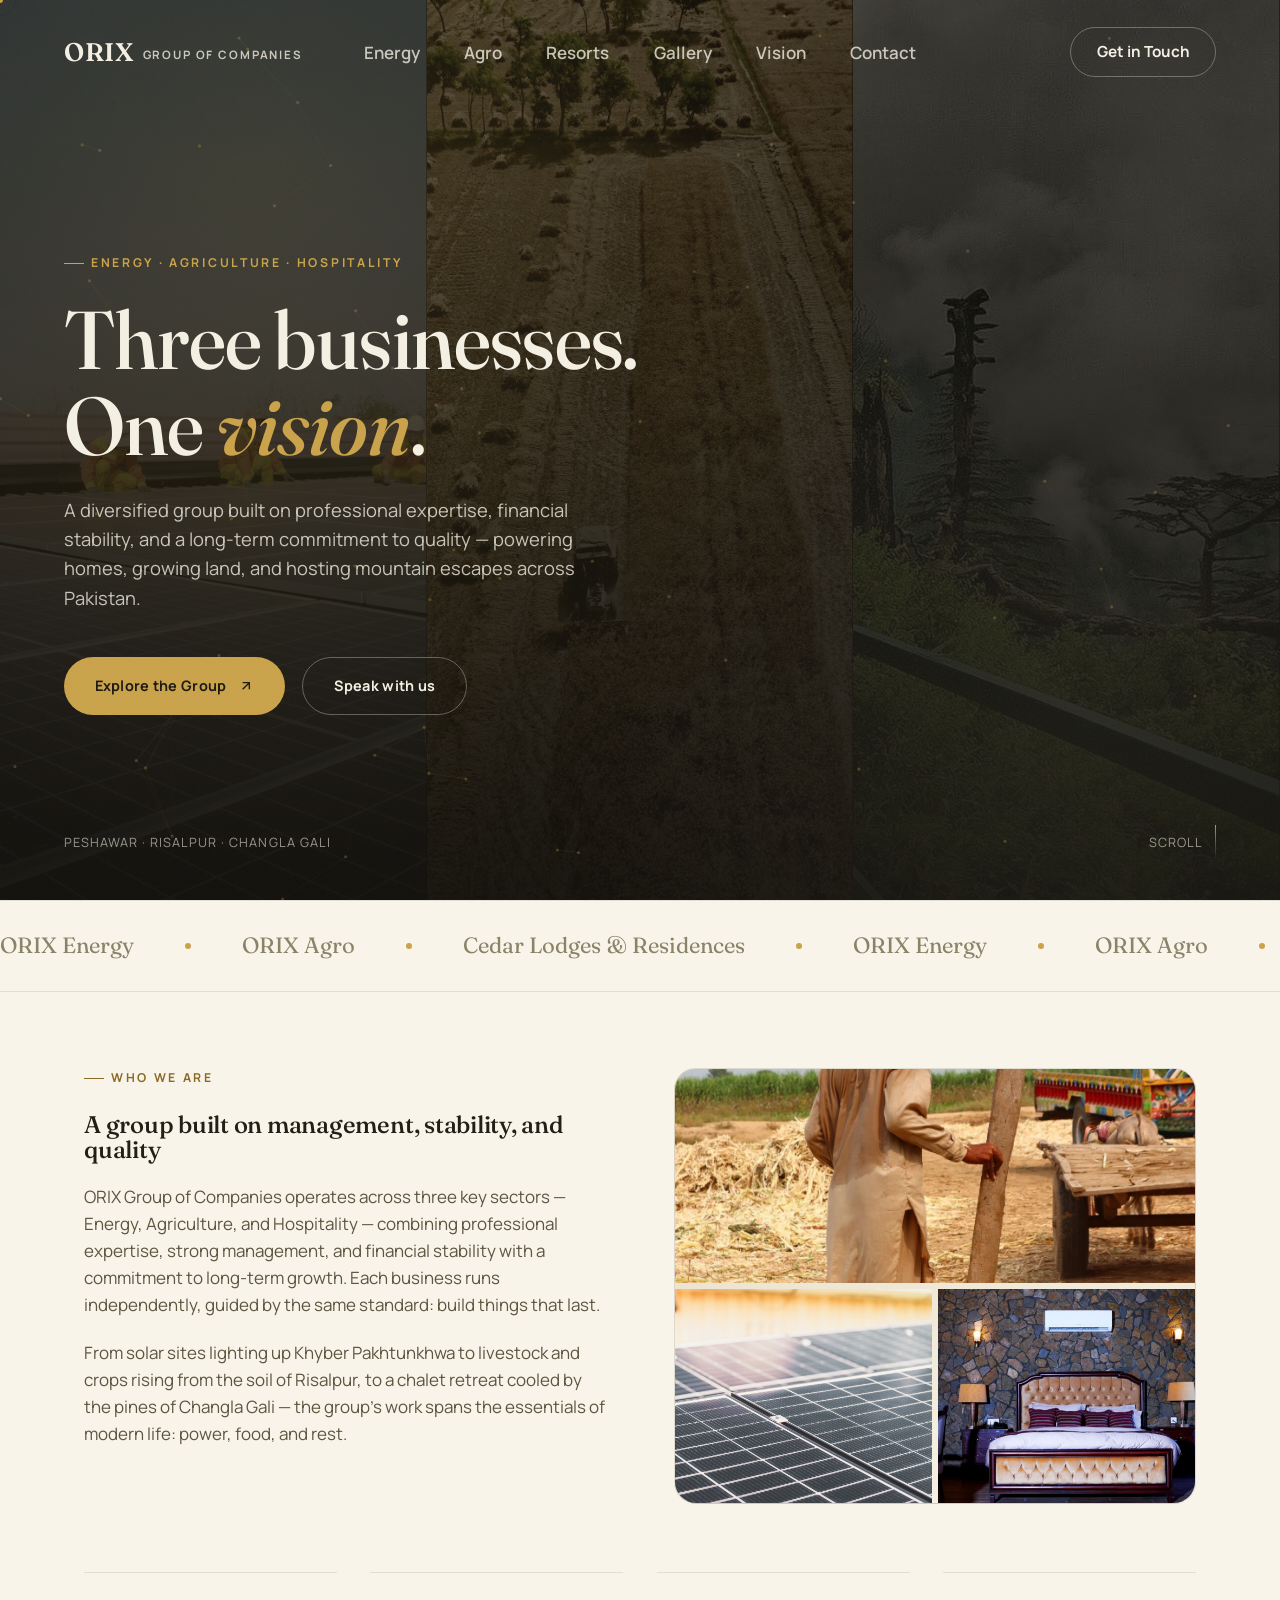
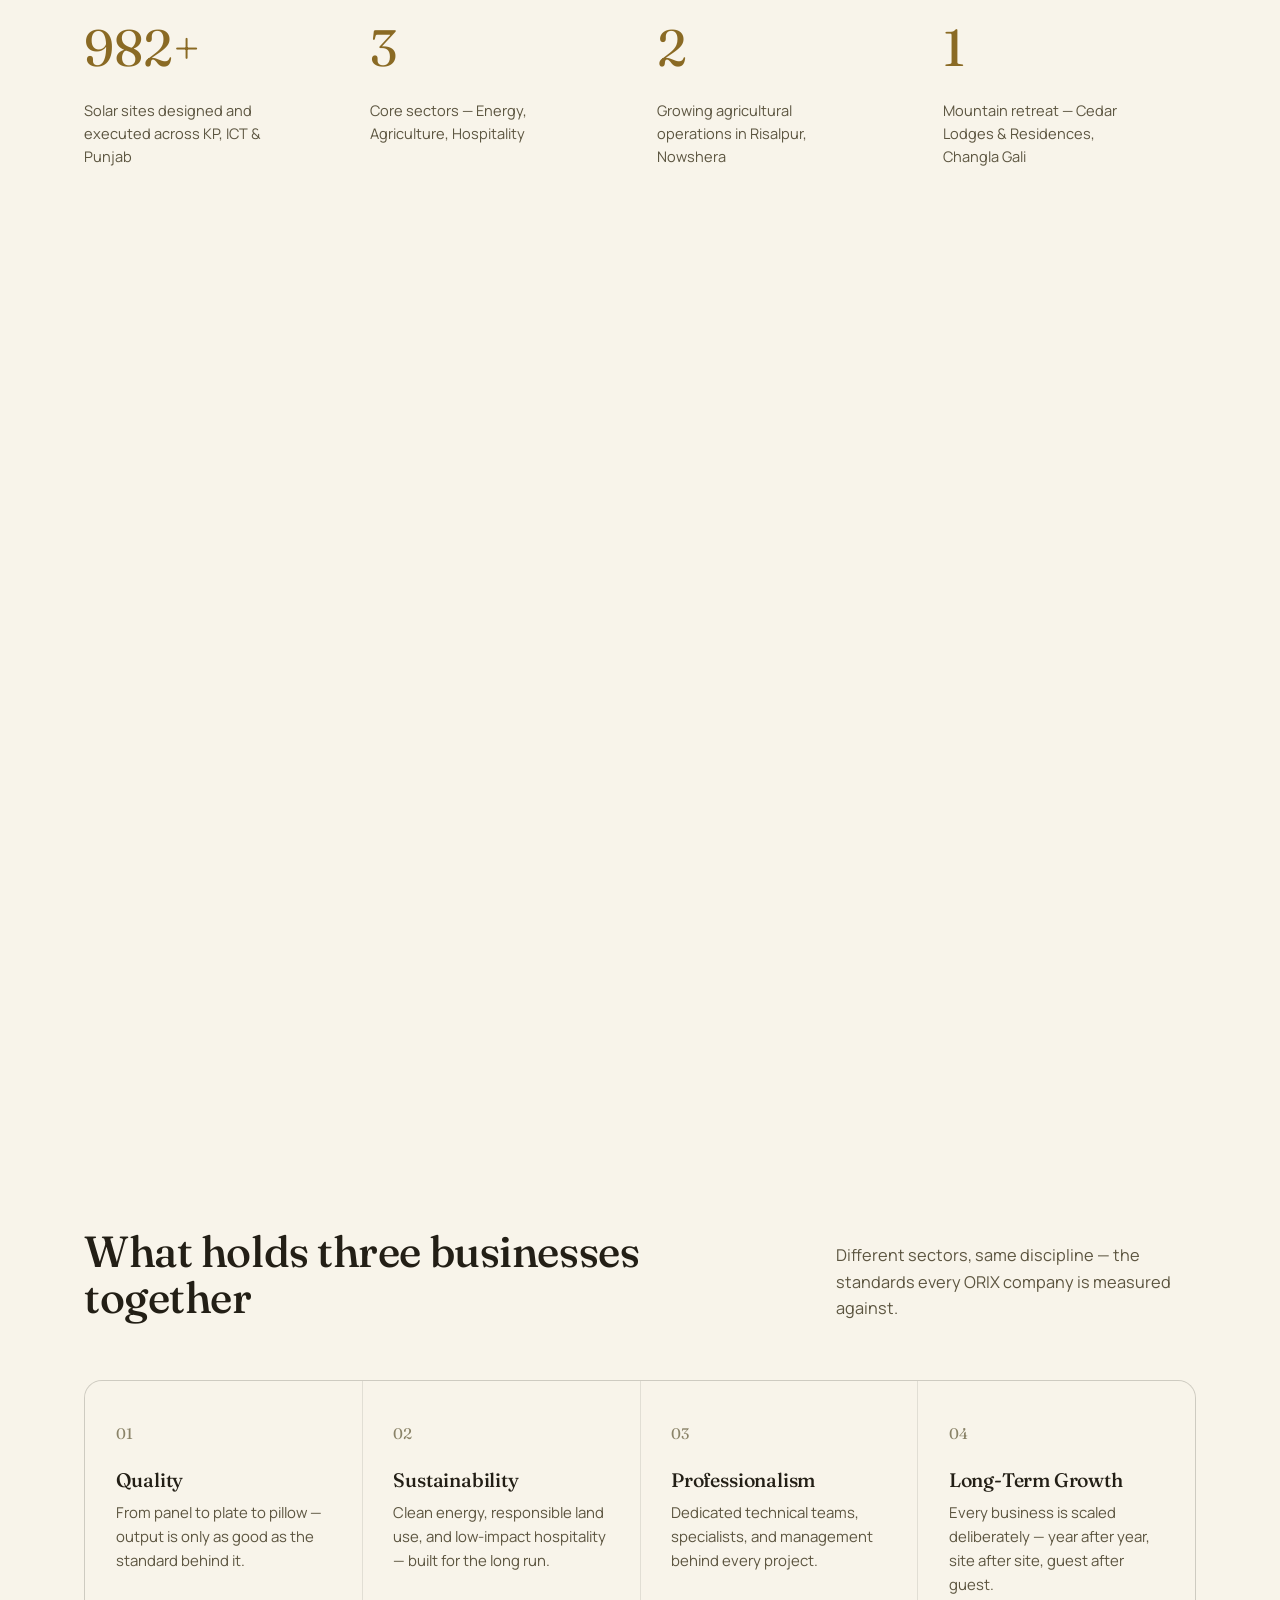
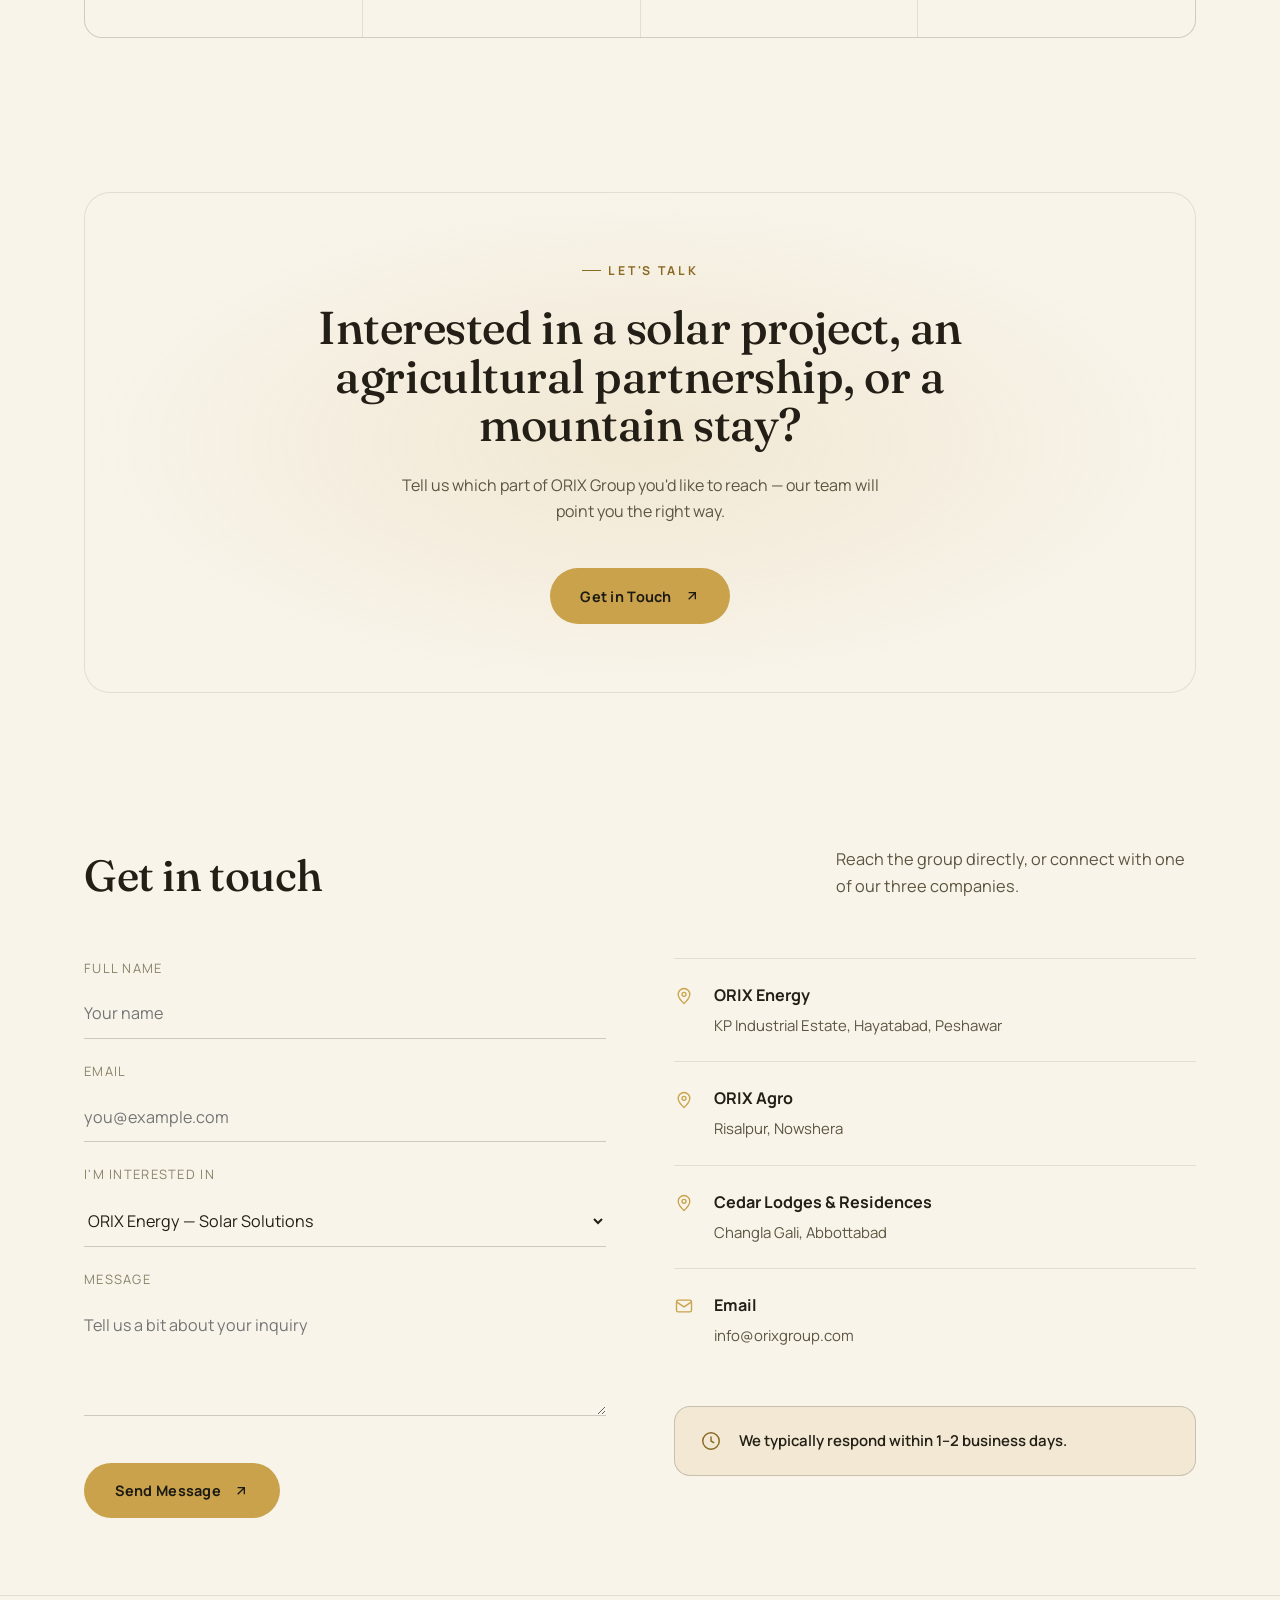
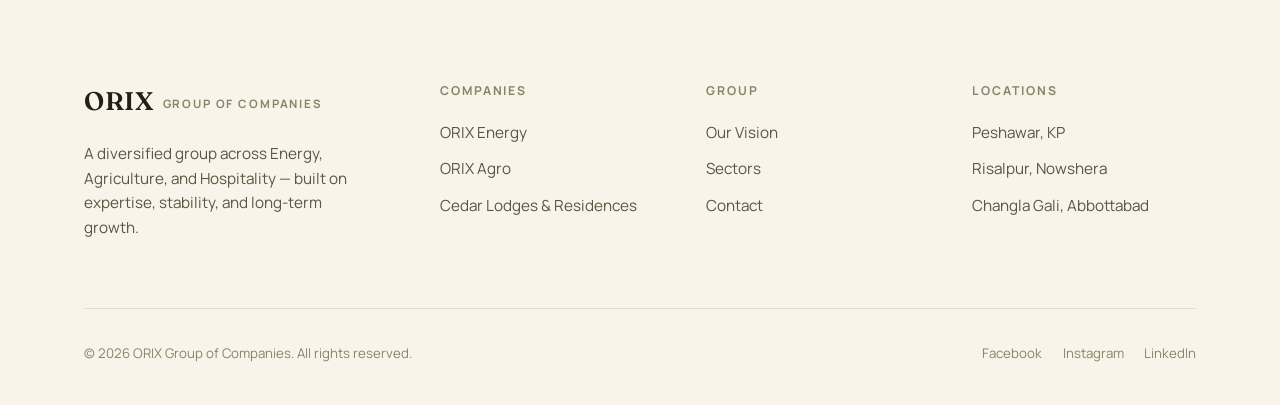
<file: index.html>
<!DOCTYPE html>
<html lang="en" data-sector="group">
<head>
<meta charset="UTF-8">
<meta name="viewport" content="width=device-width, initial-scale=1.0">
<title>ORIX Group of Companies — Energy, Agriculture &amp; Hospitality</title>
<meta name="description" content="ORIX Group of Companies is a diversified group operating across Energy, Agriculture and Hospitality — ORIX Energy, ORIX Agro, and Cedar Lodges &amp; Residences.">
<link rel="icon" href="data:image/svg+xml,<svg xmlns=%22http://www.w3.org/2000/svg%22 viewBox=%220 0 24 24%22><rect width=%2224%22 height=%2224%22 rx=%226%22 fill=%22%23c9a24b%22/><text x=%2212%22 y=%2217%22 font-size=%2214%22 text-anchor=%22middle%22 fill=%22%230a0b08%22 font-family=%22Georgia%22>O</text></svg>">
<link rel="stylesheet" href="css/style.css">
</head>
<body>

<div class="grain"></div>
<div class="progress"></div>
<div class="cursor-dot"></div>
<div class="cursor-ring"></div>

<div class="preloader">
  <div class="preloader-mark">ORIX<span></span></div>
</div>

<!-- ================= NAV ================= -->
<header class="nav">
  <a href="index.html" class="nav-logo"><b>ORIX</b><small>Group of Companies</small></a>
  <nav class="nav-links">
    <a href="energy.html">Energy</a>
    <a href="agro.html">Agro</a>
    <a href="resorts.html">Resorts</a>
    <a href="gallery.html">Gallery</a>
    <a href="index.html#vision">Vision</a>
    <a href="index.html#contact">Contact</a>
  </nav>
  <a href="index.html#contact" class="nav-cta">Get in Touch</a>
  <button class="nav-burger" aria-label="Menu"><span></span><span></span><span></span></button>
</header>

<div class="mobile-menu">
  <a href="energy.html">Energy</a>
  <a href="agro.html">Agro</a>
  <a href="resorts.html">Resorts</a>
  <a href="gallery.html">Gallery</a>
  <a href="index.html#vision">Vision</a>
  <a href="index.html#contact">Contact</a>
</div>

<!-- ================= HERO ================= -->
<section class="hero">
  <div class="hero-photo triptych">
    <div style="background-image:url('assets/energy/hero-solar.jpg')"></div>
    <div style="background-image:url('assets/agro/hero-farmland.jpg')"></div>
    <div style="background-image:url('assets/resorts/hero-mountain.jpg')"></div>
    <div class="tint"></div>
  </div>
  <canvas></canvas>
  <div class="hero-veil"></div>
  <div class="hero-content">
    <div class="eyebrow reveal in">Energy · Agriculture · Hospitality</div>
    <h1 class="reveal in">Three businesses.<br>One <em>vision</em>.</h1>
    <p class="lead reveal in" style="--d:120ms">A diversified group built on professional expertise, financial stability, and a long-term commitment to quality — powering homes, growing land, and hosting mountain escapes across Pakistan.</p>
    <div class="hero-actions reveal in" style="--d:200ms">
      <a href="#sectors" class="btn btn-primary">
        Explore the Group
        <svg viewBox="0 0 24 24" fill="none" stroke="currentColor" stroke-width="2"><path d="M7 17L17 7M7 7h10v10"/></svg>
      </a>
      <a href="index.html#contact" class="btn btn-ghost">Speak with us</a>
    </div>
  </div>
  <div class="hero-foot">
    <span>Peshawar · Risalpur · Changla Gali</span>
    <div class="scroll-cue"><span>Scroll</span><span class="line"></span></div>
  </div>
</section>

<!-- ================= MARQUEE ================= -->
<div class="marquee">
  <div class="marquee-track">
    <span>ORIX Energy <i></i></span>
    <span>ORIX Agro <i></i></span>
    <span>Cedar Lodges &amp; Residences <i></i></span>
    <span>ORIX Energy <i></i></span>
    <span>ORIX Agro <i></i></span>
    <span>Cedar Lodges &amp; Residences <i></i></span>
    <span>ORIX Energy <i></i></span>
    <span>ORIX Agro <i></i></span>
    <span>Cedar Lodges &amp; Residences <i></i></span>
  </div>
</div>

<!-- ================= ABOUT / STATS ================= -->
<section>
  <div class="container">
    <div class="split split-equal">
      <div class="split-text">
        <div class="eyebrow reveal">Who we are</div>
        <h2 class="reveal">A group built on management, stability, and quality</h2>
        <p class="reveal" style="--d:80ms">ORIX Group of Companies operates across three key sectors — Energy, Agriculture, and Hospitality — combining professional expertise, strong management, and financial stability with a commitment to long-term growth. Each business runs independently, guided by the same standard: build things that last.</p>
        <p class="reveal" style="--d:140ms">From solar sites lighting up Khyber Pakhtunkhwa to livestock and crops rising from the soil of Risalpur, to a chalet retreat cooled by the pines of Changla Gali — the group's work spans the essentials of modern life: power, food, and rest.</p>
      </div>
      <div class="split-visual mosaic reveal" style="--d:100ms">
        <img class="m-a" src="assets/agro/sugarcane.jpg" alt="ORIX Agro sugarcane field" loading="lazy">
        <img class="m-b" src="assets/energy/rooftop-panels.jpg" alt="ORIX Energy rooftop solar array" loading="lazy">
        <img class="m-c" src="assets/resorts/suite-bedroom.jpg" alt="A premium suite at Cedar Lodges & Residences" loading="lazy">
      </div>
    </div>

    <div class="stats mt-lg">
      <div class="stat reveal" data-group="stats">
        <div class="num"><span data-count="1000" data-suffix="+">0</span></div>
        <div class="label">Solar sites designed and executed across KP, ICT &amp; Punjab</div>
      </div>
      <div class="stat reveal" data-group="stats" style="--d:80ms">
        <div class="num"><span data-count="3">0</span></div>
        <div class="label">Core sectors — Energy, Agriculture, Hospitality</div>
      </div>
      <div class="stat reveal" data-group="stats" style="--d:160ms">
        <div class="num"><span data-count="2">0</span></div>
        <div class="label">Growing agricultural operations in Risalpur, Nowshera</div>
      </div>
      <div class="stat reveal" data-group="stats" style="--d:240ms">
        <div class="num"><span data-count="1" data-suffix="" >0</span></div>
        <div class="label">Mountain retreat — Cedar Lodges &amp; Residences, Changla Gali</div>
      </div>
    </div>
  </div>
</section>

<!-- ================= SECTORS ================= -->
<section id="sectors">
  <div class="container">
    <div class="section-head">
      <h2 class="reveal">Three businesses, each built for its own ground</h2>
      <p class="reveal" style="--d:80ms">Independent by design, aligned by standard — every ORIX company is run by specialists who know their sector from the ground up.</p>
    </div>

    <div class="sector-grid">

      <a href="energy.html" class="sector-card reveal" data-group="cards" style="--card-accent:#e3a23a; --card-accent-text:#9a6c1e;">
        <div class="card-photo"><img src="assets/energy/inspecting.jpg" alt="ORIX Energy electricians inspecting a solar installation" loading="lazy"></div>
        <div class="card-body">
          <div class="glow"></div>
          <div class="icon">
            <svg viewBox="0 0 24 24" fill="none" stroke="currentColor" stroke-width="1.6"><path d="M12 3v2M12 19v2M4.2 4.2l1.4 1.4M18.4 18.4l1.4 1.4M4.2 19.8l1.4-1.4M18.4 5.6l1.4-1.4M3 12h2M19 12h2"/><circle cx="12" cy="12" r="4.5"/></svg>
          </div>
          <div>
            <div class="tag">ORIX Energy</div>
            <h3>Powering a Sustainable Future</h3>
            <p>Turnkey solar solutions — water pumping, industrial &amp; commercial solarization — across 1,000+ sites.</p>
          </div>
          <div class="go">Enter Energy <svg viewBox="0 0 24 24" fill="none" stroke="currentColor" stroke-width="2"><path d="M7 17L17 7M7 7h10v10"/></svg></div>
        </div>
      </a>

      <a href="agro.html" class="sector-card reveal" data-group="cards" style="--card-accent:#93b562; --card-accent-text:#5f7a3a; --d:100ms">
        <div class="card-photo"><img src="assets/agro/farmers-harvest.jpg" alt="Farmers harvesting wheat near Risalpur, Nowshera" loading="lazy"></div>
        <div class="card-body">
          <div class="glow"></div>
          <div class="icon">
            <svg viewBox="0 0 24 24" fill="none" stroke="currentColor" stroke-width="1.6"><path d="M12 21c-4-1-6-4.5-6-8.5C6 8 9 5 12 3c3 2 6 5 6 9.5 0 4-2 7.5-6 8.5Z"/><path d="M12 21V11"/></svg>
          </div>
          <div>
            <div class="tag">ORIX Agro</div>
            <h3>Growing Today. Building for Tomorrow.</h3>
            <p>Modern farming, livestock &amp; crop production rising from Risalpur, Nowshera.</p>
          </div>
          <div class="go">Enter Agro <svg viewBox="0 0 24 24" fill="none" stroke="currentColor" stroke-width="2"><path d="M7 17L17 7M7 7h10v10"/></svg></div>
        </div>
      </a>

      <a href="resorts.html" class="sector-card reveal" data-group="cards" style="--card-accent:#5a9678; --card-accent-text:#3d6d55; --d:200ms">
        <div class="card-photo"><img src="assets/resorts/balcony-view.jpg" alt="Suite balcony with mountain views at Cedar Lodges & Residences, Changla Gali" loading="lazy"></div>
        <div class="card-body">
          <div class="glow"></div>
          <div class="icon">
            <svg viewBox="0 0 24 24" fill="none" stroke="currentColor" stroke-width="1.6"><path d="M3 20 9 8l4 6 2-3 6 9H3Z"/></svg>
          </div>
          <div>
            <div class="tag">Cedar Lodges &amp; Residences</div>
            <h3>Experience the Mountains</h3>
            <p>A chalet-style mountain retreat in Changla Gali, Abbottabad — nature, comfort, privacy.</p>
          </div>
          <div class="go">Enter Resorts <svg viewBox="0 0 24 24" fill="none" stroke="currentColor" stroke-width="2"><path d="M7 17L17 7M7 7h10v10"/></svg></div>
        </div>
      </a>

    </div>
  </div>
</section>

<!-- ================= VISION / PILLARS ================= -->
<section id="vision">
  <div class="container">
    <div class="section-head">
      <h2 class="reveal">What holds three businesses together</h2>
      <p class="reveal" style="--d:80ms">Different sectors, same discipline — the standards every ORIX company is measured against.</p>
    </div>
    <div class="pillars">
      <div class="pillar reveal" data-group="pillars">
        <div class="n">01</div>
        <h4>Quality</h4>
        <p>From panel to plate to pillow — output is only as good as the standard behind it.</p>
      </div>
      <div class="pillar reveal" data-group="pillars" style="--d:80ms">
        <div class="n">02</div>
        <h4>Sustainability</h4>
        <p>Clean energy, responsible land use, and low-impact hospitality — built for the long run.</p>
      </div>
      <div class="pillar reveal" data-group="pillars" style="--d:160ms">
        <div class="n">03</div>
        <h4>Professionalism</h4>
        <p>Dedicated technical teams, specialists, and management behind every project.</p>
      </div>
      <div class="pillar reveal" data-group="pillars" style="--d:240ms">
        <div class="n">04</div>
        <h4>Long-Term Growth</h4>
        <p>Every business is scaled deliberately — year after year, site after site, guest after guest.</p>
      </div>
    </div>
  </div>
</section>

<!-- ================= CTA ================= -->
<section>
  <div class="container">
    <div class="cta-banner reveal">
      <div class="eyebrow" style="justify-content:center;">Let's talk</div>
      <h2>Interested in a solar project, an agricultural partnership, or a mountain stay?</h2>
      <p>Tell us which part of ORIX Group you'd like to reach — our team will point you the right way.</p>
      <div class="hero-actions">
        <a href="index.html#contact" class="btn btn-primary">
          Get in Touch
          <svg viewBox="0 0 24 24" fill="none" stroke="currentColor" stroke-width="2"><path d="M7 17L17 7M7 7h10v10"/></svg>
        </a>
      </div>
    </div>
  </div>
</section>

<!-- ================= CONTACT ================= -->
<section id="contact">
  <div class="container">
    <div class="section-head">
      <h2 class="reveal">Get in touch</h2>
      <p class="reveal" style="--d:80ms">Reach the group directly, or connect with one of our three companies.</p>
    </div>
    <div class="contact-grid">
      <form class="reveal" onsubmit="return false;">
        <div class="field">
          <label for="name">Full name</label>
          <input id="name" type="text" placeholder="Your name" required>
        </div>
        <div class="field">
          <label for="email">Email</label>
          <input id="email" type="email" placeholder="you@example.com" required>
        </div>
        <div class="field">
          <label for="sector">I'm interested in</label>
          <select id="sector">
            <option>ORIX Energy — Solar Solutions</option>
            <option>ORIX Agro — Agriculture &amp; Livestock</option>
            <option>Cedar Lodges &amp; Residences — Bookings</option>
            <option>General Inquiry</option>
          </select>
        </div>
        <div class="field">
          <label for="msg">Message</label>
          <textarea id="msg" rows="4" placeholder="Tell us a bit about your inquiry"></textarea>
        </div>
        <button class="btn btn-primary" type="submit" style="margin-top:1rem;">
          Send Message
          <svg viewBox="0 0 24 24" fill="none" stroke="currentColor" stroke-width="2"><path d="M7 17L17 7M7 7h10v10"/></svg>
        </button>
      </form>
      <div class="contact-info reveal" style="--d:100ms">
        <div class="row">
          <svg viewBox="0 0 24 24" fill="none" stroke="currentColor" stroke-width="1.6"><path d="M12 21s-7-6.2-7-11a7 7 0 1 1 14 0c0 4.8-7 11-7 11Z"/><circle cx="12" cy="10" r="2.4"/></svg>
          <div>
            <h5>ORIX Energy</h5>
            <p>KP Industrial Estate, Hayatabad, Peshawar</p>
          </div>
        </div>
        <div class="row">
          <svg viewBox="0 0 24 24" fill="none" stroke="currentColor" stroke-width="1.6"><path d="M12 21s-7-6.2-7-11a7 7 0 1 1 14 0c0 4.8-7 11-7 11Z"/><circle cx="12" cy="10" r="2.4"/></svg>
          <div>
            <h5>ORIX Agro</h5>
            <p>Risalpur, Nowshera</p>
          </div>
        </div>
        <div class="row">
          <svg viewBox="0 0 24 24" fill="none" stroke="currentColor" stroke-width="1.6"><path d="M12 21s-7-6.2-7-11a7 7 0 1 1 14 0c0 4.8-7 11-7 11Z"/><circle cx="12" cy="10" r="2.4"/></svg>
          <div>
            <h5>Cedar Lodges &amp; Residences</h5>
            <p>Changla Gali, Abbottabad</p>
          </div>
        </div>
        <div class="row">
          <svg viewBox="0 0 24 24" fill="none" stroke="currentColor" stroke-width="1.6"><rect x="3" y="5" width="18" height="14" rx="2"/><path d="M3 7l9 6 9-6"/></svg>
          <div>
            <h5>Email</h5>
            <p>info@orixgroup.com</p>
          </div>
        </div>
        <div class="response-note">
          <svg viewBox="0 0 24 24" fill="none" stroke="currentColor" stroke-width="1.6"><circle cx="12" cy="12" r="9"/><path d="M12 7v5l3.5 2"/></svg>
          <p>We typically respond within 1–2 business days.</p>
        </div>
      </div>
    </div>
  </div>
</section>

<!-- ================= FOOTER ================= -->
<footer>
  <div class="container">
    <div class="footer-top">
      <div class="footer-brand">
        <a href="index.html" class="nav-logo"><b>ORIX</b><small>Group of Companies</small></a>
        <p>A diversified group across Energy, Agriculture, and Hospitality — built on expertise, stability, and long-term growth.</p>
      </div>
      <div class="footer-col">
        <h5>Companies</h5>
        <a href="energy.html">ORIX Energy</a>
        <a href="agro.html">ORIX Agro</a>
        <a href="resorts.html">Cedar Lodges &amp; Residences</a>
      </div>
      <div class="footer-col">
        <h5>Group</h5>
        <a href="index.html#vision">Our Vision</a>
        <a href="index.html#sectors">Sectors</a>
        <a href="index.html#contact">Contact</a>
      </div>
      <div class="footer-col">
        <h5>Locations</h5>
        <p>Peshawar, KP</p>
        <p>Risalpur, Nowshera</p>
        <p>Changla Gali, Abbottabad</p>
      </div>
    </div>
    <div class="footer-bottom">
      <span>© 2026 ORIX Group of Companies. All rights reserved.</span>
      <div class="socials">
        <a href="#">Facebook</a>
        <a href="#">Instagram</a>
        <a href="#">LinkedIn</a>
      </div>
    </div>
  </div>
</footer>

<script src="js/main.js"></script>
</body>
</html>
</file>
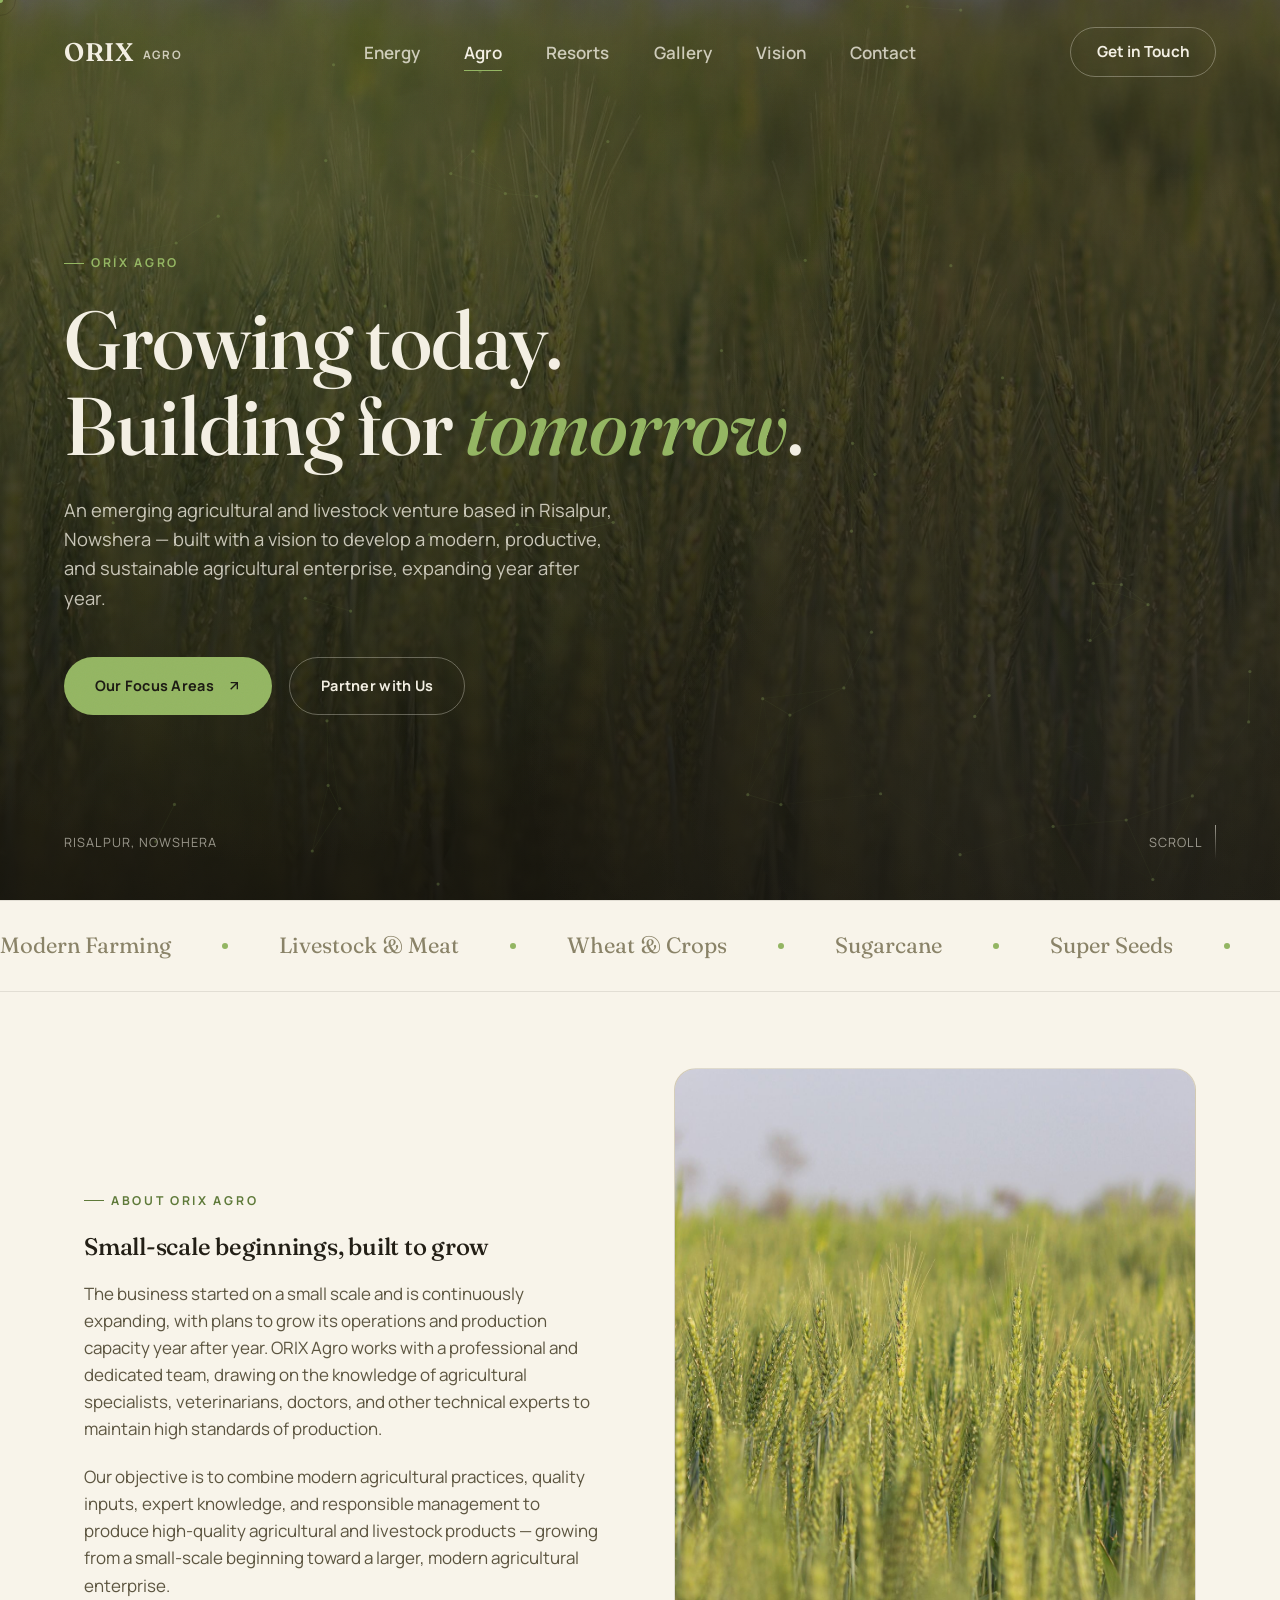
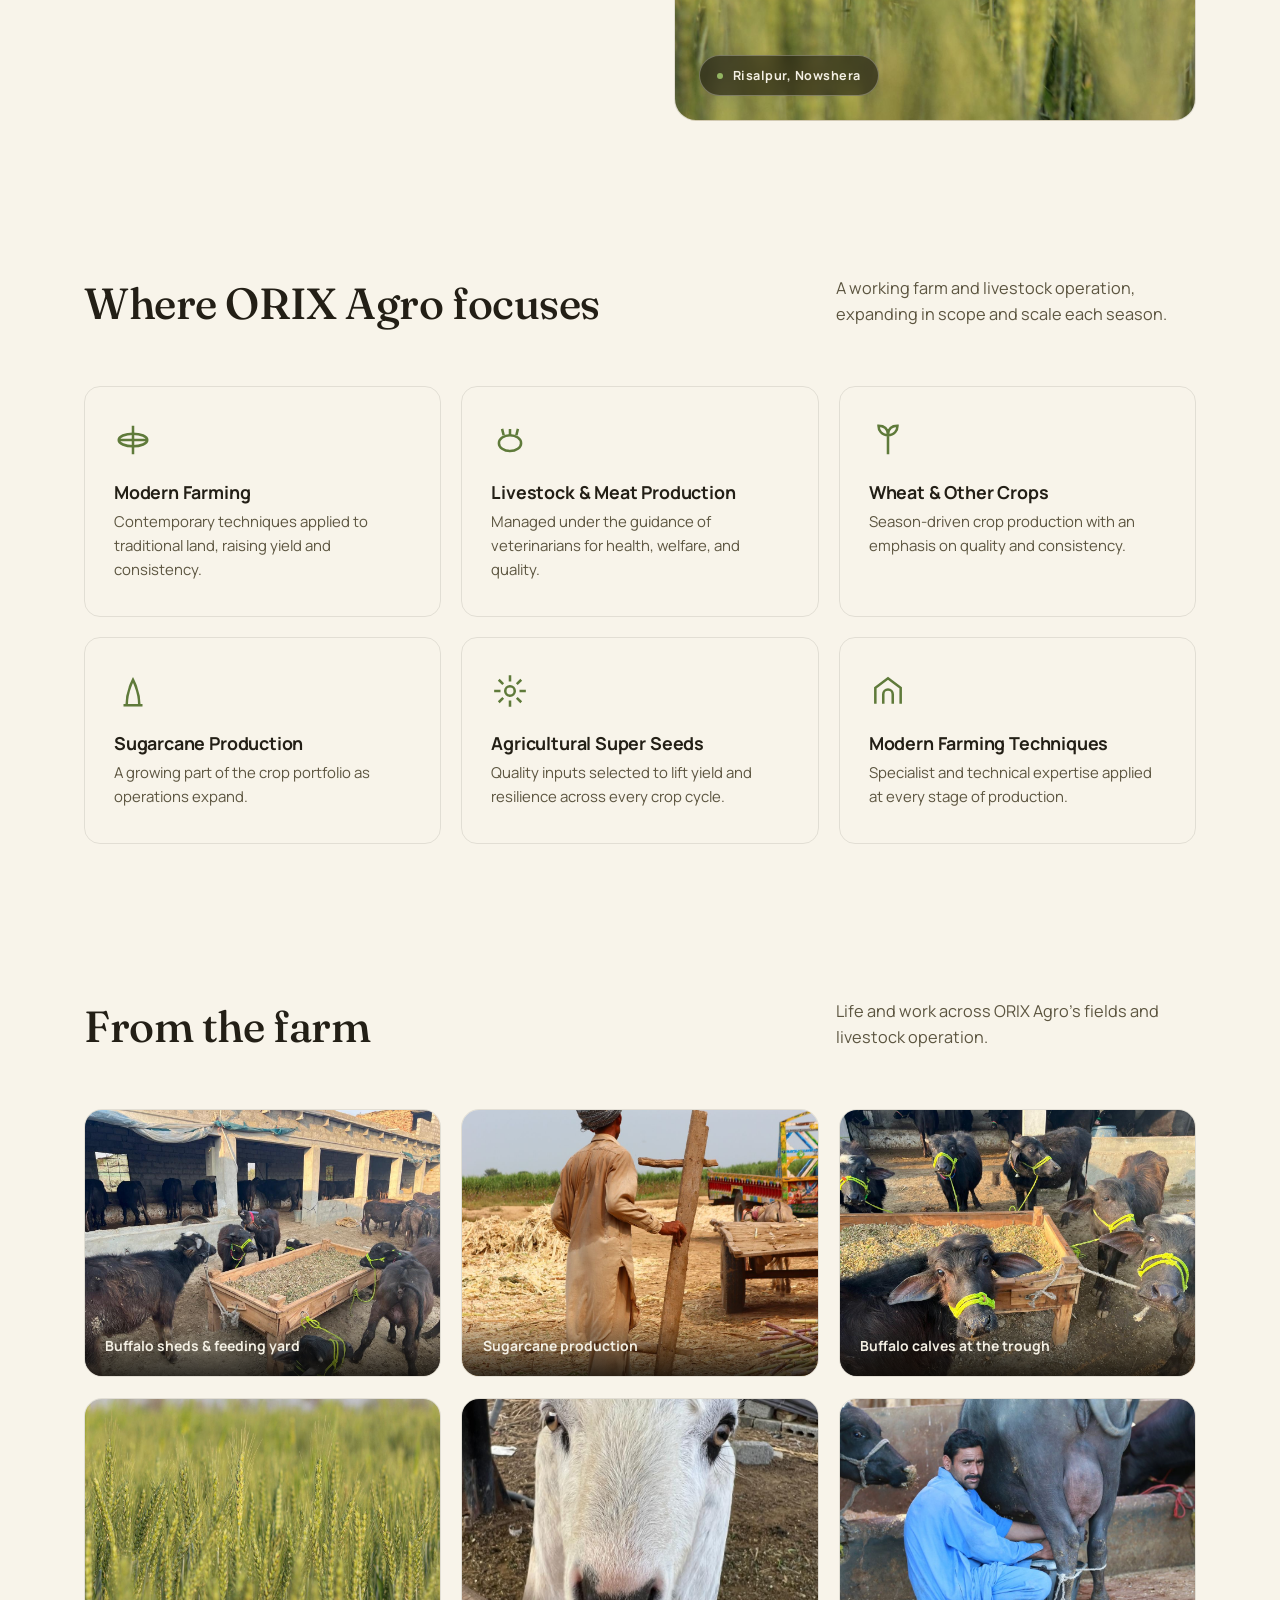
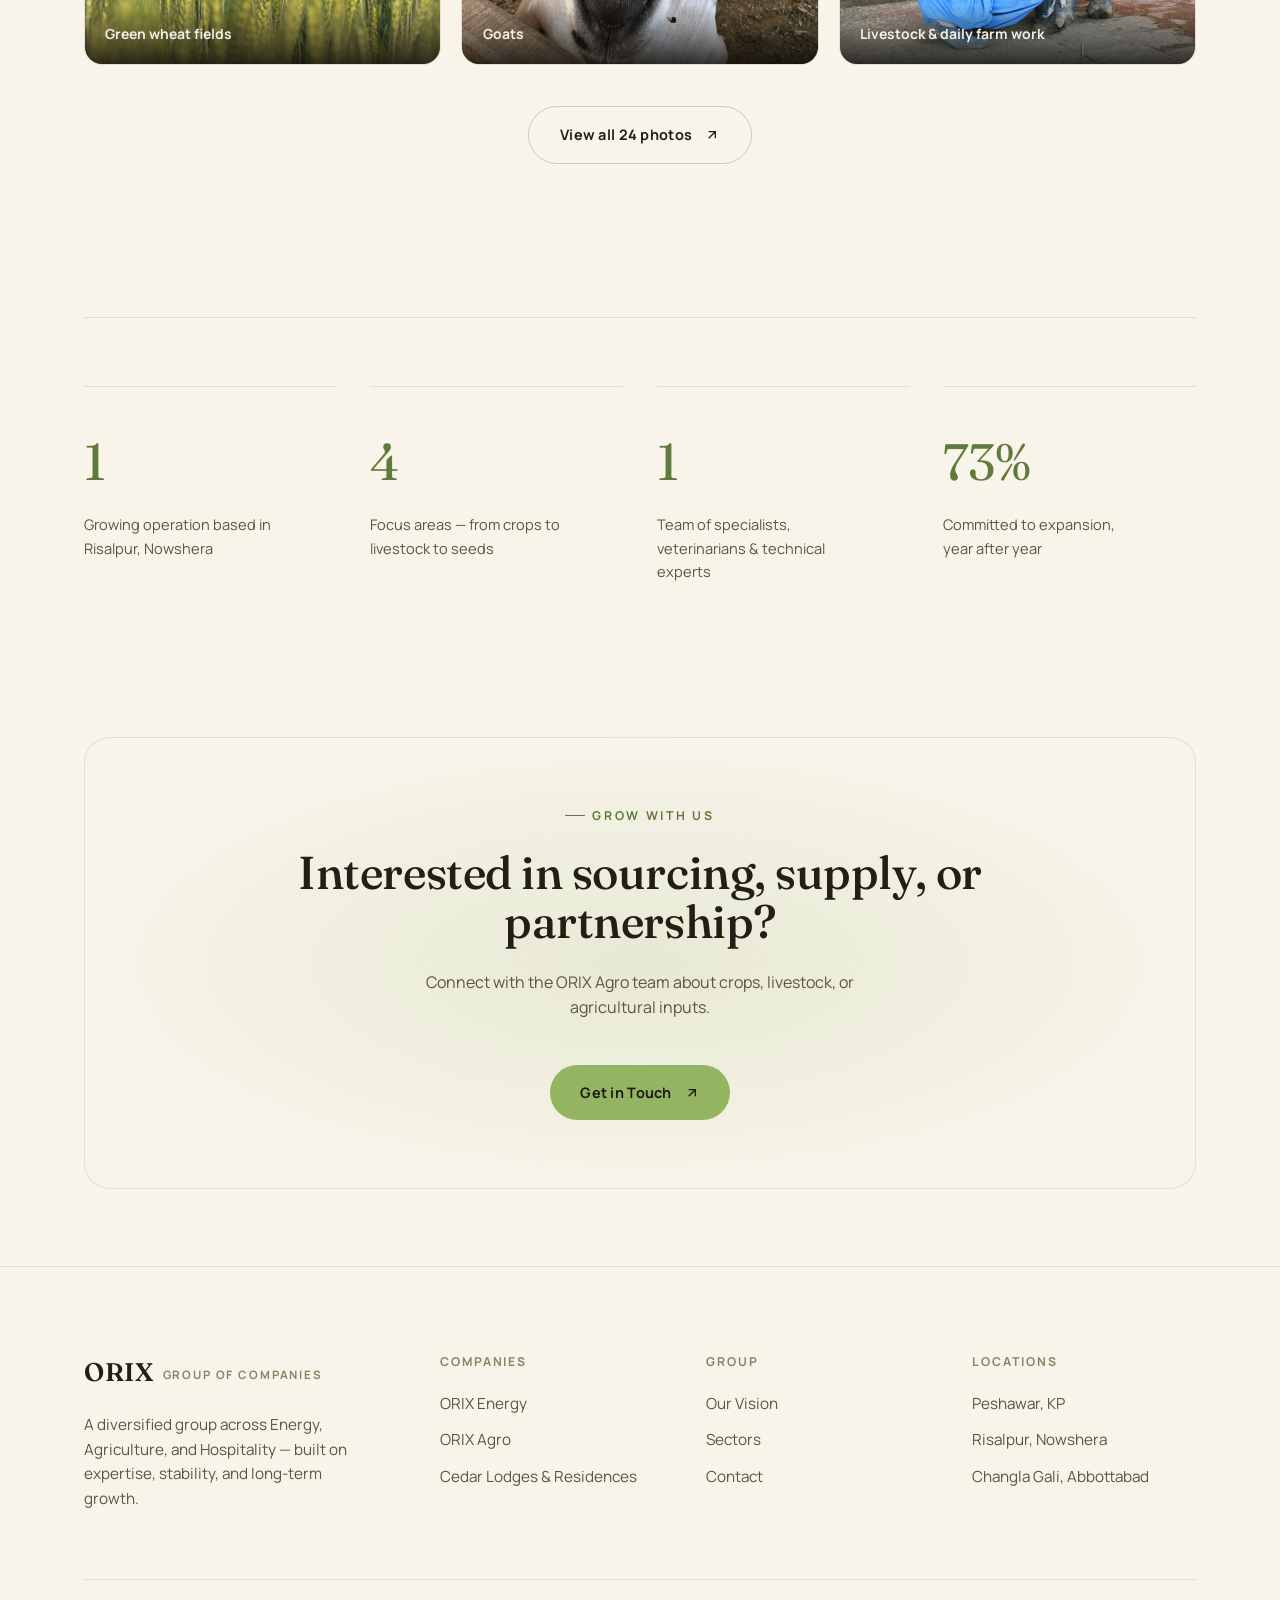
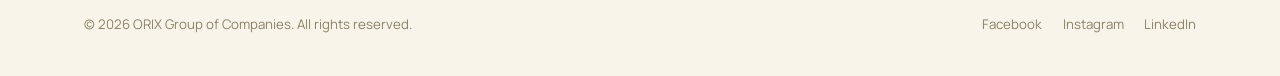
<file: agro.html>
<!DOCTYPE html>
<html lang="en" data-sector="agro">
<head>
<meta charset="UTF-8">
<meta name="viewport" content="width=device-width, initial-scale=1.0">
<title>ORIX Agro — Modern Farming &amp; Livestock in Risalpur</title>
<meta name="description" content="ORIX Agro is an emerging agricultural and livestock venture in Risalpur, Nowshera — modern farming, livestock and meat production, wheat, sugarcane, and agricultural super seeds.">
<link rel="icon" href="data:image/svg+xml,<svg xmlns=%22http://www.w3.org/2000/svg%22 viewBox=%220 0 24 24%22><rect width=%2224%22 height=%2224%22 rx=%226%22 fill=%22%2393b562%22/><text x=%2212%22 y=%2217%22 font-size=%2214%22 text-anchor=%22middle%22 fill=%22%230a0b08%22 font-family=%22Georgia%22>O</text></svg>">
<link rel="stylesheet" href="css/style.css">
</head>
<body>

<div class="grain"></div>
<div class="progress"></div>
<div class="cursor-dot"></div>
<div class="cursor-ring"></div>

<div class="preloader">
  <div class="preloader-mark">ORIX<span></span></div>
</div>

<header class="nav">
  <a href="index.html" class="nav-logo"><b>ORIX</b><small>Agro</small></a>
  <nav class="nav-links">
    <a href="energy.html">Energy</a>
    <a href="agro.html" class="active">Agro</a>
    <a href="resorts.html">Resorts</a>
    <a href="gallery.html">Gallery</a>
    <a href="index.html#vision">Vision</a>
    <a href="index.html#contact">Contact</a>
  </nav>
  <a href="index.html#contact" class="nav-cta">Get in Touch</a>
  <button class="nav-burger" aria-label="Menu"><span></span><span></span><span></span></button>
</header>

<div class="mobile-menu">
  <a href="energy.html">Energy</a>
  <a href="agro.html">Agro</a>
  <a href="resorts.html">Resorts</a>
  <a href="gallery.html">Gallery</a>
  <a href="index.html#vision">Vision</a>
  <a href="index.html#contact">Contact</a>
</div>

<!-- ================= HERO ================= -->
<section class="hero">
  <div class="hero-photo" style="background-image:url('assets/agro/green-wheat-field.jpg')"></div>
  <canvas></canvas>
  <div class="hero-veil"></div>
  <div class="hero-content">
    <div class="eyebrow reveal in">ORIX Agro</div>
    <h1 class="reveal in">Growing today.<br>Building for <em>tomorrow</em>.</h1>
    <p class="lead reveal in" style="--d:120ms">An emerging agricultural and livestock venture based in Risalpur, Nowshera — built with a vision to develop a modern, productive, and sustainable agricultural enterprise, expanding year after year.</p>
    <div class="hero-actions reveal in" style="--d:200ms">
      <a href="#focus" class="btn btn-primary">
        Our Focus Areas
        <svg viewBox="0 0 24 24" fill="none" stroke="currentColor" stroke-width="2"><path d="M7 17L17 7M7 7h10v10"/></svg>
      </a>
      <a href="index.html#contact" class="btn btn-ghost">Partner with Us</a>
    </div>
  </div>
  <div class="hero-foot">
    <span>Risalpur, Nowshera</span>
    <div class="scroll-cue"><span>Scroll</span><span class="line"></span></div>
  </div>
</section>

<div class="marquee">
  <div class="marquee-track">
    <span>Modern Farming <i></i></span>
    <span>Livestock &amp; Meat <i></i></span>
    <span>Wheat &amp; Crops <i></i></span>
    <span>Sugarcane <i></i></span>
    <span>Super Seeds <i></i></span>
    <span>Modern Farming <i></i></span>
    <span>Livestock &amp; Meat <i></i></span>
    <span>Wheat &amp; Crops <i></i></span>
    <span>Sugarcane <i></i></span>
    <span>Super Seeds <i></i></span>
  </div>
</div>

<!-- ================= ABOUT ================= -->
<section>
  <div class="container">
    <div class="split">
      <div class="split-text">
        <div class="eyebrow reveal">About ORIX Agro</div>
        <h2 class="reveal">Small-scale beginnings, built to grow</h2>
        <p class="reveal" style="--d:80ms">The business started on a small scale and is continuously expanding, with plans to grow its operations and production capacity year after year. ORIX Agro works with a professional and dedicated team, drawing on the knowledge of agricultural specialists, veterinarians, doctors, and other technical experts to maintain high standards of production.</p>
        <p class="reveal" style="--d:140ms">Our objective is to combine modern agricultural practices, quality inputs, expert knowledge, and responsible management to produce high-quality agricultural and livestock products — growing from a small-scale beginning toward a larger, modern agricultural enterprise.</p>
      </div>
      <div class="split-visual photo reveal" style="--d:100ms">
        <img src="assets/agro/green-wheat-field.jpg" alt="A lush green wheat field near Risalpur, Nowshera" loading="lazy">
        <div class="frame-tag"><i></i> Risalpur, Nowshera</div>
      </div>
    </div>
  </div>
</section>

<!-- ================= FOCUS AREAS ================= -->
<section id="focus">
  <div class="container">
    <div class="section-head">
      <h2 class="reveal">Where ORIX Agro focuses</h2>
      <p class="reveal" style="--d:80ms">A working farm and livestock operation, expanding in scope and scale each season.</p>
    </div>
    <div class="feature-grid">
      <div class="feature reveal" data-group="feat">
        <div class="icon"><svg viewBox="0 0 24 24" fill="none" stroke="currentColor" stroke-width="1.6"><path d="M3 12h18M3 12a9 4 0 0 1 18 0M3 12a9 4 0 0 0 18 0"/><path d="M12 3v18"/></svg></div>
        <h4>Modern Farming</h4>
        <p>Contemporary techniques applied to traditional land, raising yield and consistency.</p>
      </div>
      <div class="feature reveal" data-group="feat" style="--d:80ms">
        <div class="icon"><svg viewBox="0 0 24 24" fill="none" stroke="currentColor" stroke-width="1.6"><ellipse cx="12" cy="14" rx="7" ry="5"/><path d="M8 9l-1-4M16 9l1-4M12 9V5"/></svg></div>
        <h4>Livestock &amp; Meat Production</h4>
        <p>Managed under the guidance of veterinarians for health, welfare, and quality.</p>
      </div>
      <div class="feature reveal" data-group="feat" style="--d:160ms">
        <div class="icon"><svg viewBox="0 0 24 24" fill="none" stroke="currentColor" stroke-width="1.6"><path d="M12 21V9M12 9c-4 0-6-3-6-6 4 0 6 2 6 6ZM12 9c4 0 6-3 6-6-4 0-6 2-6 6Z"/></svg></div>
        <h4>Wheat &amp; Other Crops</h4>
        <p>Season-driven crop production with an emphasis on quality and consistency.</p>
      </div>
      <div class="feature reveal" data-group="feat" style="--d:240ms">
        <div class="icon"><svg viewBox="0 0 24 24" fill="none" stroke="currentColor" stroke-width="1.6"><path d="M8 21c0-7 2-12 4-16 2 4 4 9 4 16"/><path d="M6 21h12"/></svg></div>
        <h4>Sugarcane Production</h4>
        <p>A growing part of the crop portfolio as operations expand.</p>
      </div>
      <div class="feature reveal" data-group="feat" style="--d:320ms">
        <div class="icon"><svg viewBox="0 0 24 24" fill="none" stroke="currentColor" stroke-width="1.6"><circle cx="12" cy="12" r="3"/><path d="M12 2v4M12 18v4M4.9 4.9l2.8 2.8M16.3 16.3l2.8 2.8M2 12h4M18 12h4M4.9 19.1l2.8-2.8M16.3 7.7l2.8-2.8"/></svg></div>
        <h4>Agricultural Super Seeds</h4>
        <p>Quality inputs selected to lift yield and resilience across every crop cycle.</p>
      </div>
      <div class="feature reveal" data-group="feat" style="--d:400ms">
        <div class="icon"><svg viewBox="0 0 24 24" fill="none" stroke="currentColor" stroke-width="1.6"><path d="M4 20V10l8-6 8 6v10"/><path d="M9 20v-6a3 3 0 0 1 6 0v6"/></svg></div>
        <h4>Modern Farming Techniques</h4>
        <p>Specialist and technical expertise applied at every stage of production.</p>
      </div>
    </div>
  </div>
</section>

<!-- ================= GALLERY ================= -->
<section>
  <div class="container">
    <div class="section-head">
      <h2 class="reveal">From the farm</h2>
      <p class="reveal" style="--d:80ms">Life and work across ORIX Agro's fields and livestock operation.</p>
    </div>
    <div class="gallery-grid" data-gallery-preview="agro" data-limit="6">
      <div class="gallery-item reveal" data-group="gal">
        <img src="assets/agro/farm/buffalo-sheds.jpg" alt="Buffalo sheds with wooden feed troughs in the yard at ORIX Agro" loading="lazy">
        <div class="cap">Buffalo sheds &amp; feeding yard</div>
      </div>
      <div class="gallery-item reveal" data-group="gal" style="--d:80ms">
        <img src="assets/agro/sugarcane.jpg" alt="Farmer working in a sugarcane field" loading="lazy">
        <div class="cap">Sugarcane production</div>
      </div>
      <div class="gallery-item reveal" data-group="gal" style="--d:160ms">
        <img src="assets/agro/farm/buffalo-calves-trough.jpg" alt="Buffalo calves in green halters at the feed trough" loading="lazy">
        <div class="cap">Buffalo calves at the trough</div>
      </div>
    </div>
    <div class="gallery-more reveal">
      <a href="gallery.html#agro" class="btn btn-ghost"><span>View all <span data-gallery-count="agro">photos</span></span>
        <svg viewBox="0 0 24 24" fill="none" stroke="currentColor" stroke-width="2"><path d="M7 17L17 7M7 7h10v10"/></svg></a>
    </div>
  </div>
</section>

<!-- ================= TEAM / STATS ================= -->
<section>
  <div class="container">
    <div class="rule"></div>
    <div class="stats mt-lg">
      <div class="stat reveal" data-group="astats">
        <div class="num"><span data-count="1" data-suffix="">0</span></div>
        <div class="label">Growing operation based in Risalpur, Nowshera</div>
      </div>
      <div class="stat reveal" data-group="astats" style="--d:80ms">
        <div class="num"><span data-count="5">0</span></div>
        <div class="label">Focus areas — from crops to livestock to seeds</div>
      </div>
      <div class="stat reveal" data-group="astats" style="--d:160ms">
        <div class="num"><span data-count="1" data-suffix="">0</span></div>
        <div class="label">Team of specialists, veterinarians &amp; technical experts</div>
      </div>
      <div class="stat reveal" data-group="astats" style="--d:240ms">
        <div class="num"><span data-count="100" data-suffix="%">0</span></div>
        <div class="label">Committed to expansion, year after year</div>
      </div>
    </div>
  </div>
</section>

<!-- ================= CTA ================= -->
<section>
  <div class="container">
    <div class="cta-banner reveal">
      <div class="eyebrow" style="justify-content:center;">Grow with us</div>
      <h2>Interested in sourcing, supply, or partnership?</h2>
      <p>Connect with the ORIX Agro team about crops, livestock, or agricultural inputs.</p>
      <div class="hero-actions">
        <a href="index.html#contact" class="btn btn-primary">
          Get in Touch
          <svg viewBox="0 0 24 24" fill="none" stroke="currentColor" stroke-width="2"><path d="M7 17L17 7M7 7h10v10"/></svg>
        </a>
      </div>
    </div>
  </div>
</section>

<footer>
  <div class="container">
    <div class="footer-top">
      <div class="footer-brand">
        <a href="index.html" class="nav-logo"><b>ORIX</b><small>Group of Companies</small></a>
        <p>A diversified group across Energy, Agriculture, and Hospitality — built on expertise, stability, and long-term growth.</p>
      </div>
      <div class="footer-col">
        <h5>Companies</h5>
        <a href="energy.html">ORIX Energy</a>
        <a href="agro.html">ORIX Agro</a>
        <a href="resorts.html">Cedar Lodges &amp; Residences</a>
      </div>
      <div class="footer-col">
        <h5>Group</h5>
        <a href="index.html#vision">Our Vision</a>
        <a href="index.html#sectors">Sectors</a>
        <a href="index.html#contact">Contact</a>
      </div>
      <div class="footer-col">
        <h5>Locations</h5>
        <p>Peshawar, KP</p>
        <p>Risalpur, Nowshera</p>
        <p>Changla Gali, Abbottabad</p>
      </div>
    </div>
    <div class="footer-bottom">
      <span>© 2026 ORIX Group of Companies. All rights reserved.</span>
      <div class="socials">
        <a href="#">Facebook</a>
        <a href="#">Instagram</a>
        <a href="#">LinkedIn</a>
      </div>
    </div>
  </div>
</footer>

<script src="js/gallery-data.js"></script>
<script src="js/main.js"></script>
</body>
</html>
</file>
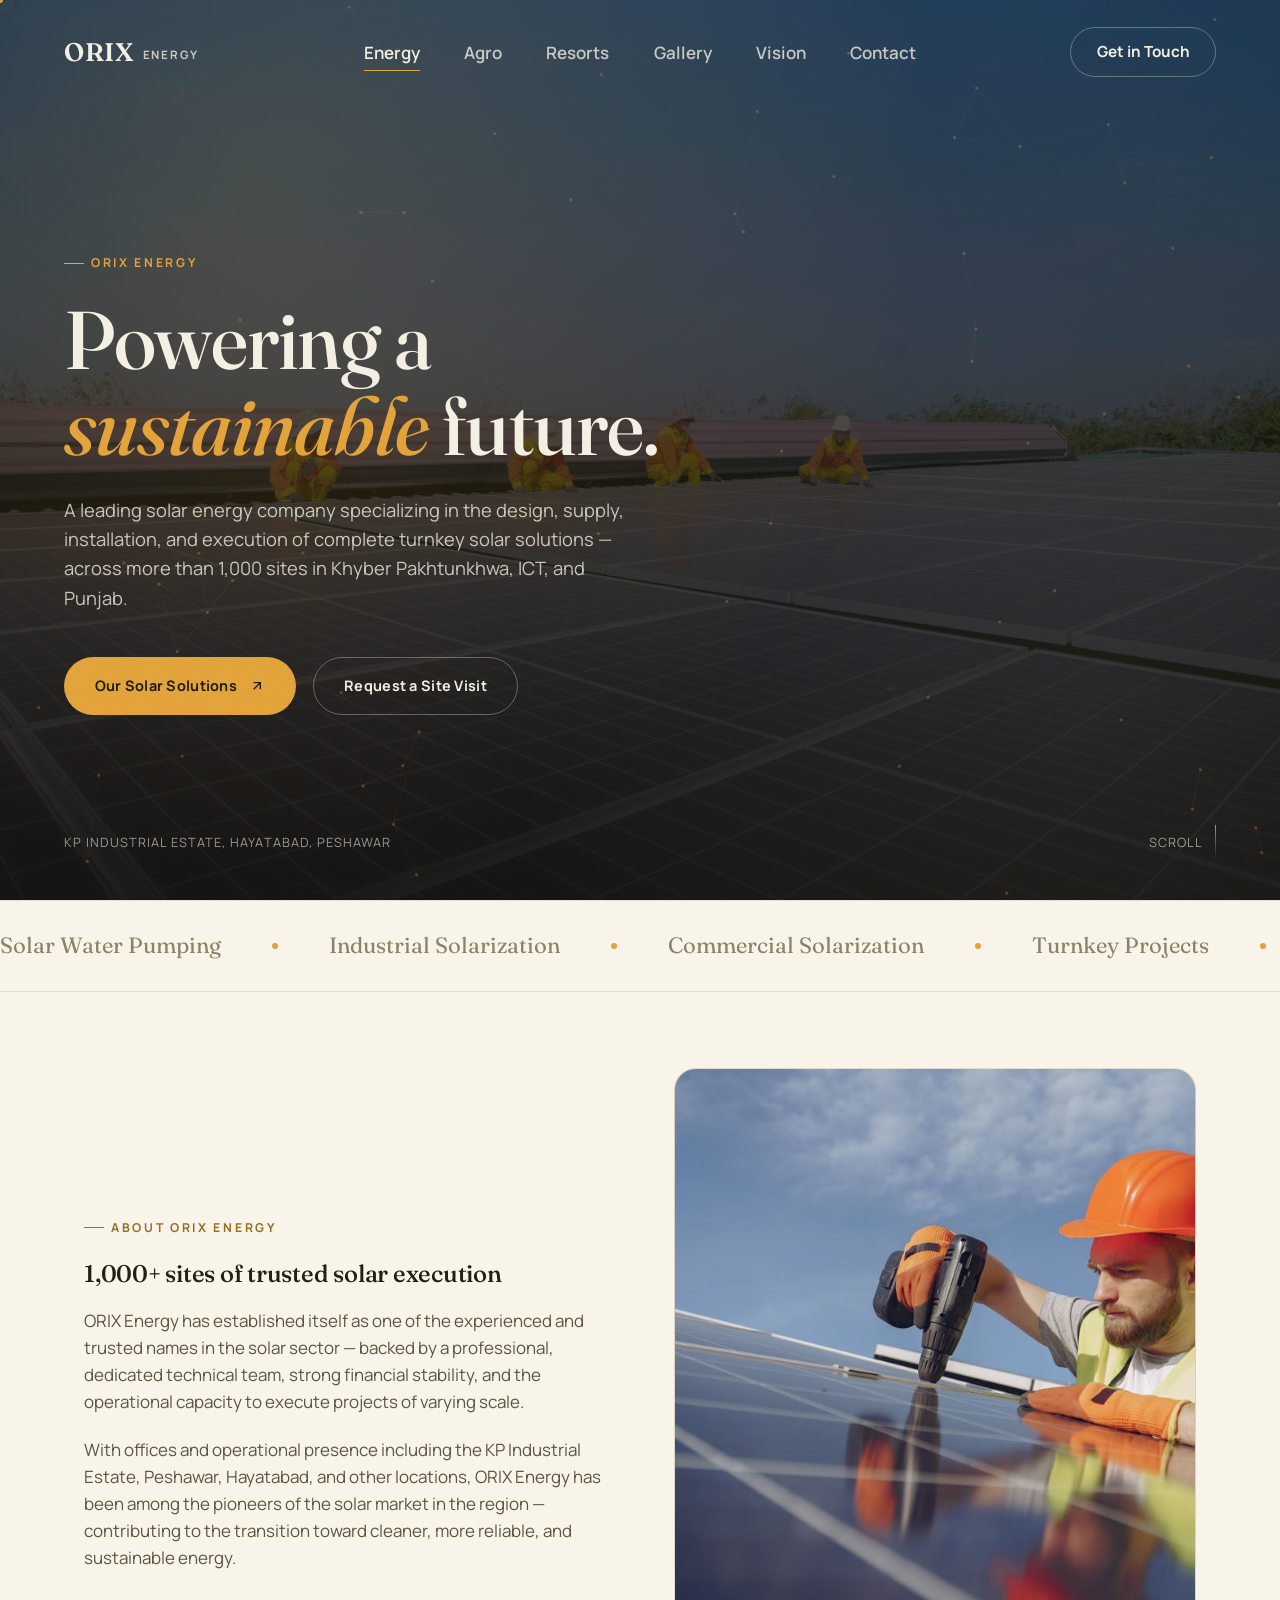
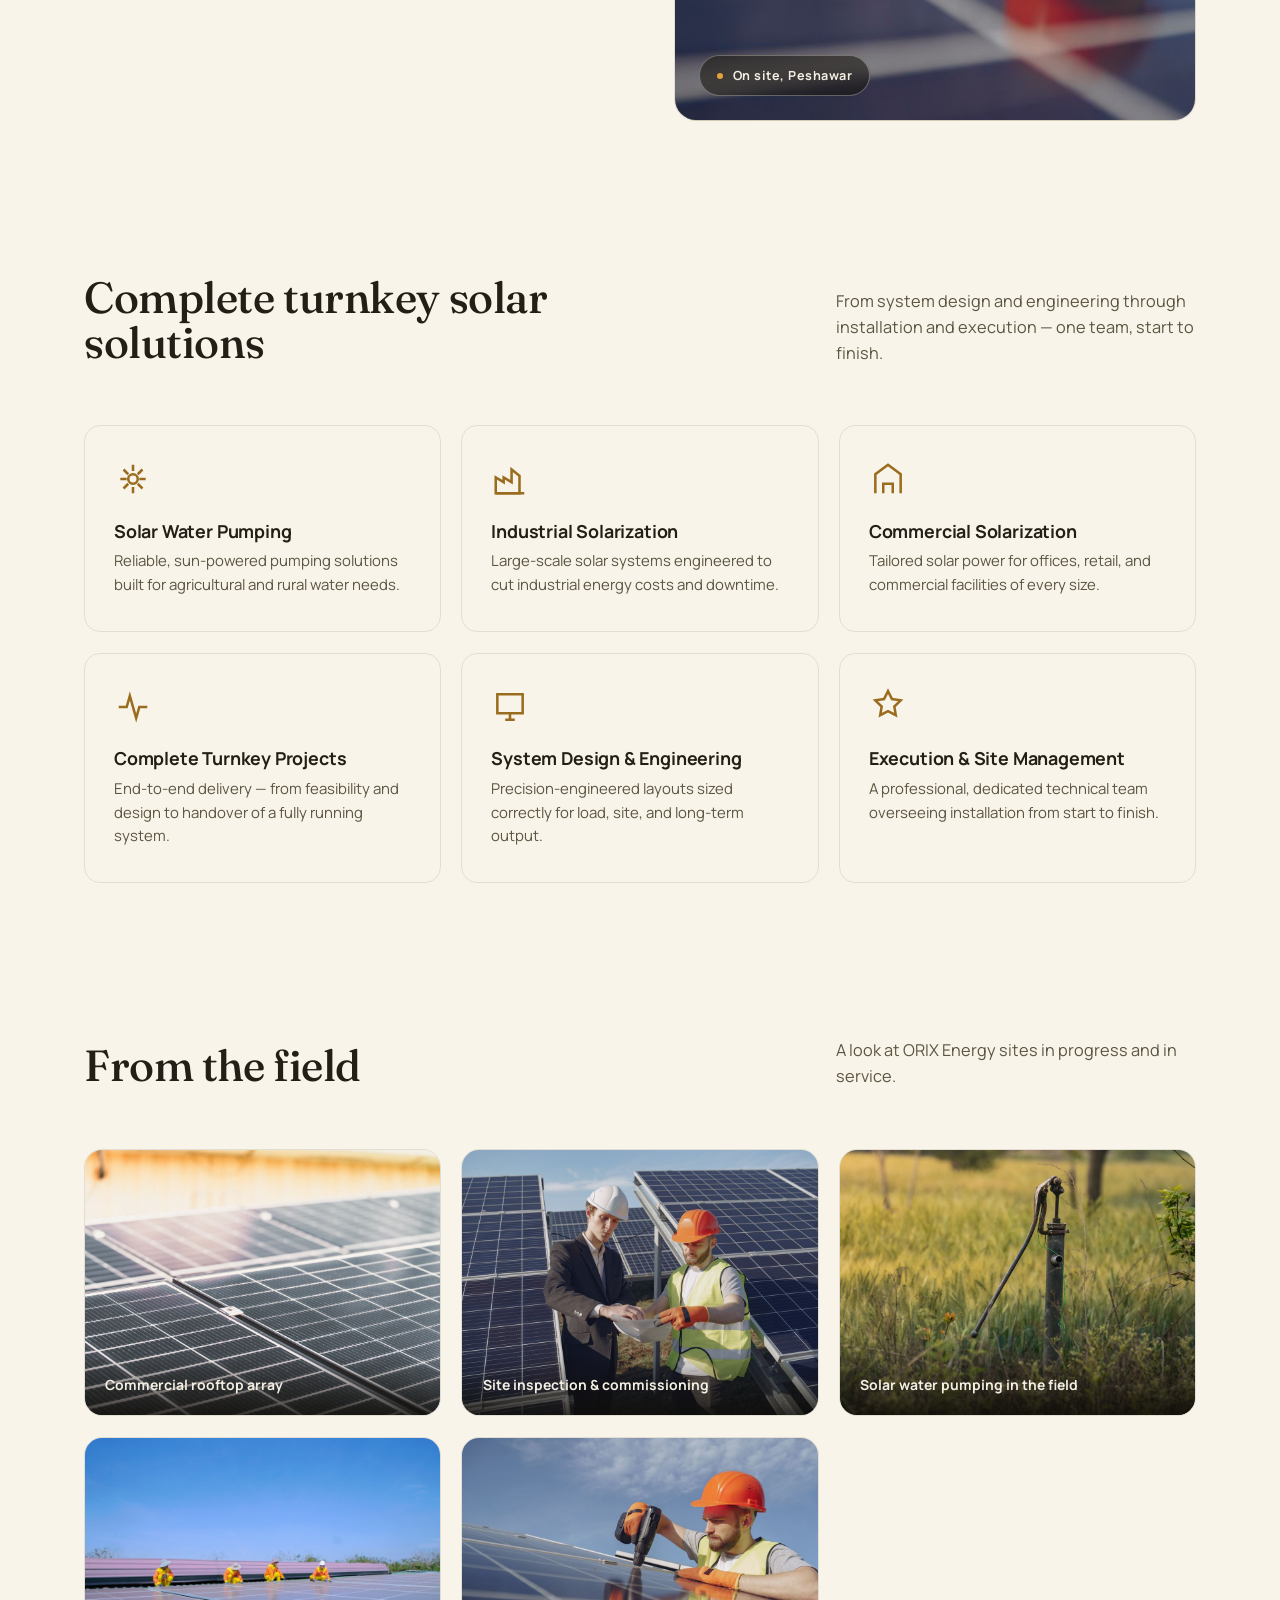
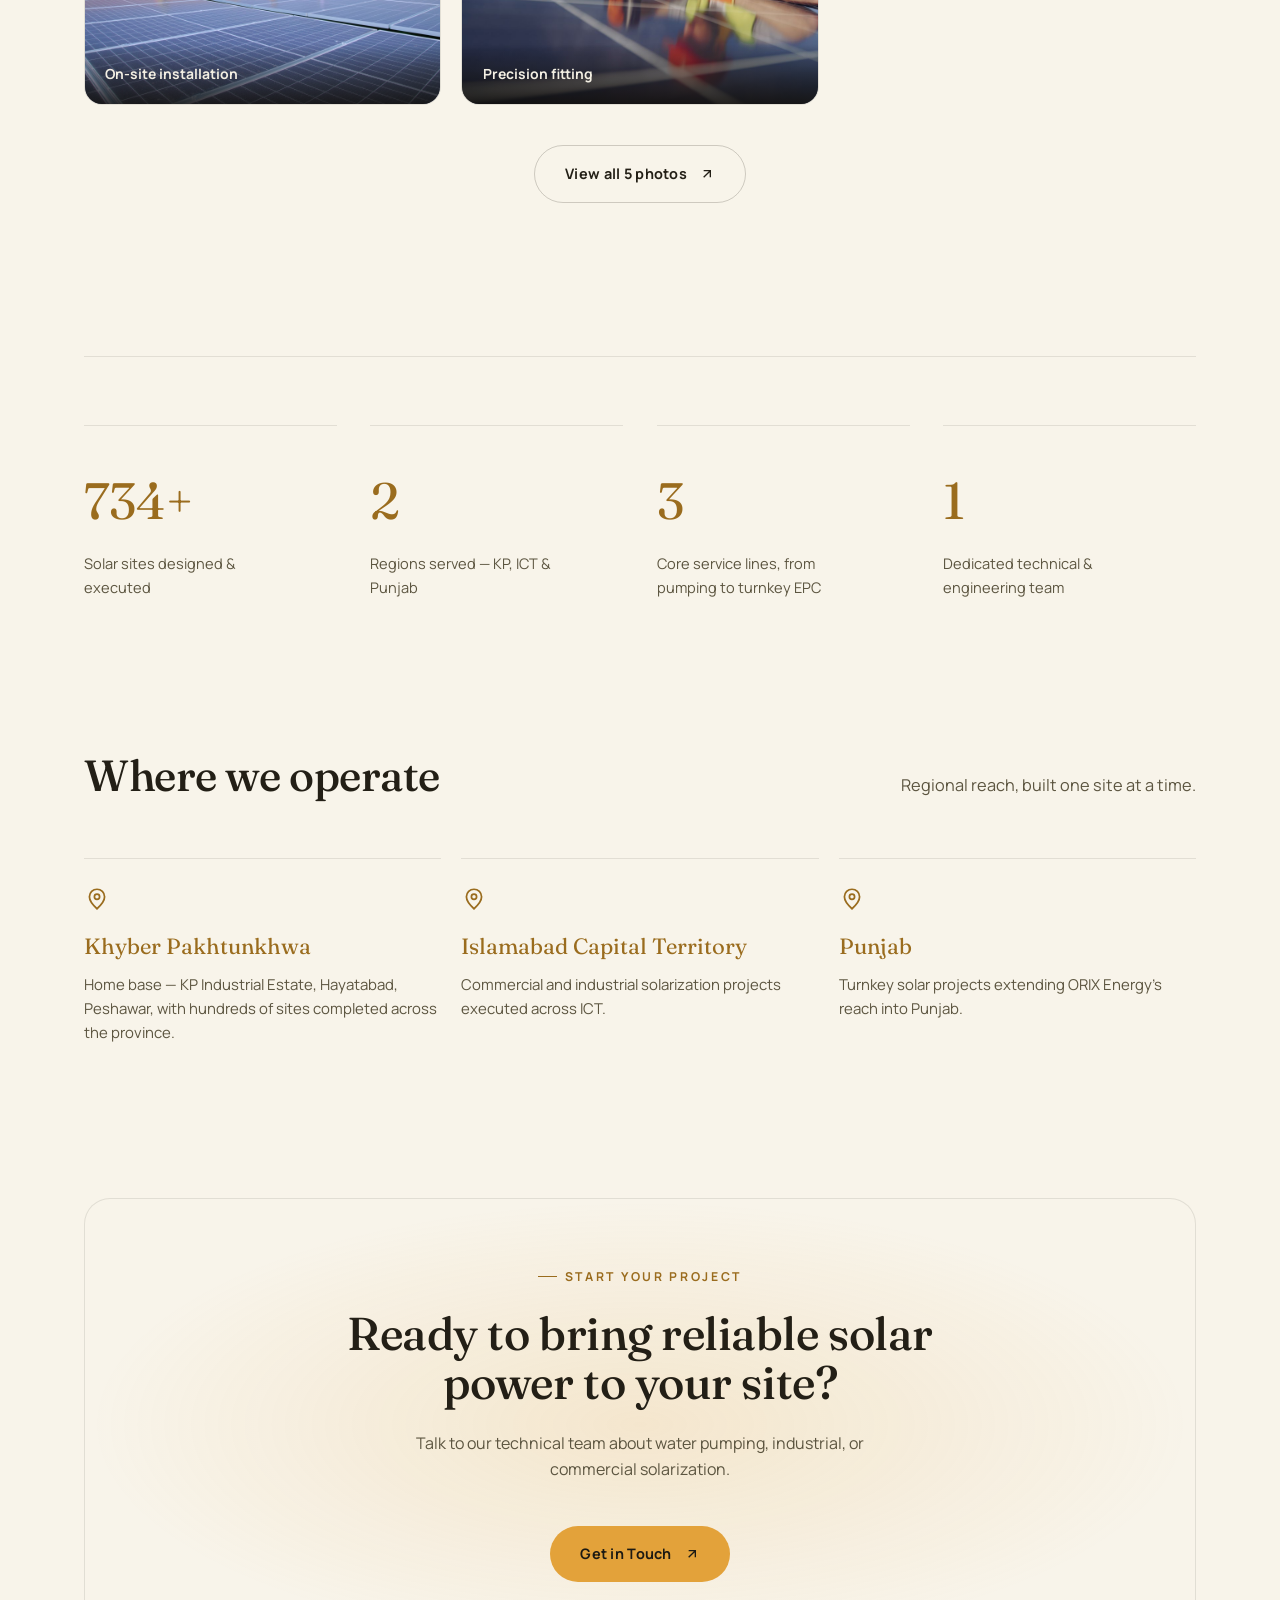
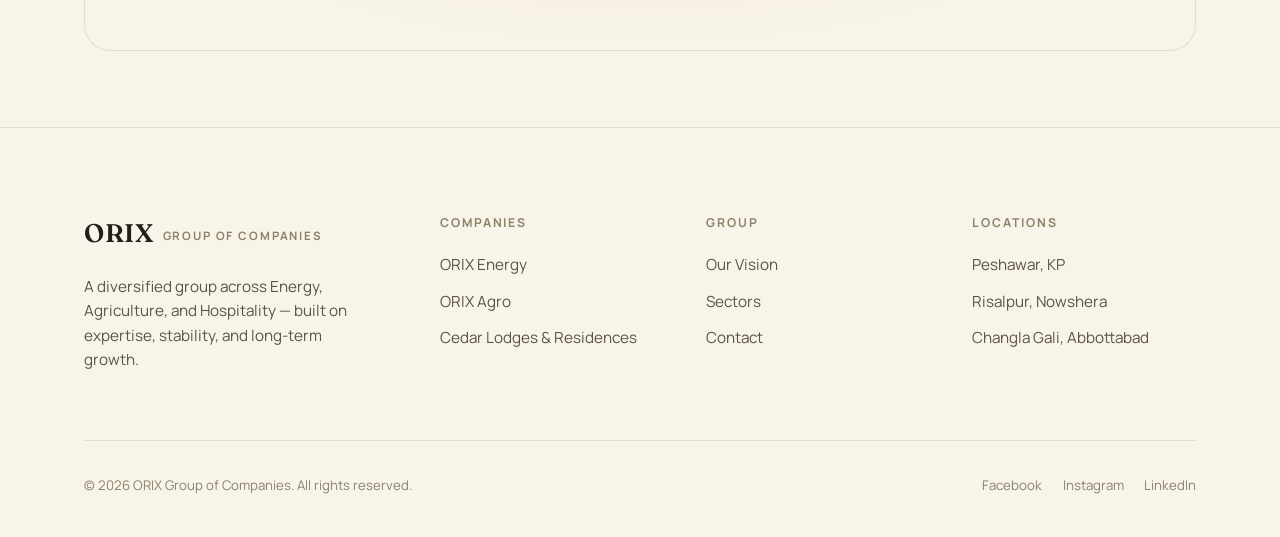
<file: energy.html>
<!DOCTYPE html>
<html lang="en" data-sector="energy">
<head>
<meta charset="UTF-8">
<meta name="viewport" content="width=device-width, initial-scale=1.0">
<title>ORIX Energy — Turnkey Solar Solutions</title>
<meta name="description" content="ORIX Energy designs, supplies, installs and executes complete turnkey solar solutions — solar water pumping, industrial and commercial solarization — across 1,000+ sites in KP, ICT and Punjab.">
<link rel="icon" href="data:image/svg+xml,<svg xmlns=%22http://www.w3.org/2000/svg%22 viewBox=%220 0 24 24%22><rect width=%2224%22 height=%2224%22 rx=%226%22 fill=%22%23e3a23a%22/><text x=%2212%22 y=%2217%22 font-size=%2214%22 text-anchor=%22middle%22 fill=%22%230a0b08%22 font-family=%22Georgia%22>O</text></svg>">
<link rel="stylesheet" href="css/style.css">
</head>
<body>

<div class="grain"></div>
<div class="progress"></div>
<div class="cursor-dot"></div>
<div class="cursor-ring"></div>

<div class="preloader">
  <div class="preloader-mark">ORIX<span></span></div>
</div>

<header class="nav">
  <a href="index.html" class="nav-logo"><b>ORIX</b><small>Energy</small></a>
  <nav class="nav-links">
    <a href="energy.html" class="active">Energy</a>
    <a href="agro.html">Agro</a>
    <a href="resorts.html">Resorts</a>
    <a href="gallery.html">Gallery</a>
    <a href="index.html#vision">Vision</a>
    <a href="index.html#contact">Contact</a>
  </nav>
  <a href="index.html#contact" class="nav-cta">Get in Touch</a>
  <button class="nav-burger" aria-label="Menu"><span></span><span></span><span></span></button>
</header>

<div class="mobile-menu">
  <a href="energy.html">Energy</a>
  <a href="agro.html">Agro</a>
  <a href="resorts.html">Resorts</a>
  <a href="gallery.html">Gallery</a>
  <a href="index.html#vision">Vision</a>
  <a href="index.html#contact">Contact</a>
</div>

<!-- ================= HERO ================= -->
<section class="hero">
  <div class="hero-photo" style="background-image:url('assets/energy/hero-solar.jpg')"></div>
  <canvas></canvas>
  <div class="hero-veil"></div>
  <div class="hero-content">
    <div class="eyebrow reveal in">ORIX Energy</div>
    <h1 class="reveal in">Powering a<br><em>sustainable</em> future.</h1>
    <p class="lead reveal in" style="--d:120ms">A leading solar energy company specializing in the design, supply, installation, and execution of complete turnkey solar solutions — across more than 1,000 sites in Khyber Pakhtunkhwa, ICT, and Punjab.</p>
    <div class="hero-actions reveal in" style="--d:200ms">
      <a href="#services" class="btn btn-primary">
        Our Solar Solutions
        <svg viewBox="0 0 24 24" fill="none" stroke="currentColor" stroke-width="2"><path d="M7 17L17 7M7 7h10v10"/></svg>
      </a>
      <a href="index.html#contact" class="btn btn-ghost">Request a Site Visit</a>
    </div>
  </div>
  <div class="hero-foot">
    <span>KP Industrial Estate, Hayatabad, Peshawar</span>
    <div class="scroll-cue"><span>Scroll</span><span class="line"></span></div>
  </div>
</section>

<div class="marquee">
  <div class="marquee-track">
    <span>Solar Water Pumping <i></i></span>
    <span>Industrial Solarization <i></i></span>
    <span>Commercial Solarization <i></i></span>
    <span>Turnkey Projects <i></i></span>
    <span>Solar Water Pumping <i></i></span>
    <span>Industrial Solarization <i></i></span>
    <span>Commercial Solarization <i></i></span>
    <span>Turnkey Projects <i></i></span>
  </div>
</div>

<!-- ================= ABOUT ================= -->
<section>
  <div class="container">
    <div class="split">
      <div class="split-text">
        <div class="eyebrow reveal">About ORIX Energy</div>
        <h2 class="reveal">1,000+ sites of trusted solar execution</h2>
        <p class="reveal" style="--d:80ms">ORIX Energy has established itself as one of the experienced and trusted names in the solar sector — backed by a professional, dedicated technical team, strong financial stability, and the operational capacity to execute projects of varying scale.</p>
        <p class="reveal" style="--d:140ms">With offices and operational presence including the KP Industrial Estate, Peshawar, Hayatabad, and other locations, ORIX Energy has been among the pioneers of the solar market in the region — contributing to the transition toward cleaner, more reliable, and sustainable energy.</p>
      </div>
      <div class="split-visual photo reveal" style="--d:100ms">
        <img src="assets/energy/engineer-portrait.jpg" alt="ORIX Energy technician installing a solar panel" loading="lazy">
        <div class="frame-tag"><i></i> On site, Peshawar</div>
      </div>
    </div>
  </div>
</section>

<!-- ================= SERVICES ================= -->
<section id="services">
  <div class="container">
    <div class="section-head">
      <h2 class="reveal">Complete turnkey solar solutions</h2>
      <p class="reveal" style="--d:80ms">From system design and engineering through installation and execution — one team, start to finish.</p>
    </div>
    <div class="feature-grid">
      <div class="feature reveal" data-group="feat">
        <div class="icon"><svg viewBox="0 0 24 24" fill="none" stroke="currentColor" stroke-width="1.6"><path d="M12 3v4M12 17v4M4 12h4M16 12h4M6 6l3 3M18 18l-3-3M18 6l-3 3M6 18l3-3"/><circle cx="12" cy="12" r="3"/></svg></div>
        <h4>Solar Water Pumping</h4>
        <p>Reliable, sun-powered pumping solutions built for agricultural and rural water needs.</p>
      </div>
      <div class="feature reveal" data-group="feat" style="--d:80ms">
        <div class="icon"><svg viewBox="0 0 24 24" fill="none" stroke="currentColor" stroke-width="1.6"><path d="M3 21V11l5 3v-3l5 3V6l5 4v11z"/><path d="M3 21h18"/></svg></div>
        <h4>Industrial Solarization</h4>
        <p>Large-scale solar systems engineered to cut industrial energy costs and downtime.</p>
      </div>
      <div class="feature reveal" data-group="feat" style="--d:160ms">
        <div class="icon"><svg viewBox="0 0 24 24" fill="none" stroke="currentColor" stroke-width="1.6"><path d="M4 21V9l8-6 8 6v12"/><path d="M9 21v-6h6v6"/></svg></div>
        <h4>Commercial Solarization</h4>
        <p>Tailored solar power for offices, retail, and commercial facilities of every size.</p>
      </div>
      <div class="feature reveal" data-group="feat" style="--d:240ms">
        <div class="icon"><svg viewBox="0 0 24 24" fill="none" stroke="currentColor" stroke-width="1.6"><path d="M3 12h5l2-7 4 14 2-7h5"/></svg></div>
        <h4>Complete Turnkey Projects</h4>
        <p>End-to-end delivery — from feasibility and design to handover of a fully running system.</p>
      </div>
      <div class="feature reveal" data-group="feat" style="--d:320ms">
        <div class="icon"><svg viewBox="0 0 24 24" fill="none" stroke="currentColor" stroke-width="1.6"><path d="M4 4h16v12H4z"/><path d="M9 20h6M12 16v4"/></svg></div>
        <h4>System Design &amp; Engineering</h4>
        <p>Precision-engineered layouts sized correctly for load, site, and long-term output.</p>
      </div>
      <div class="feature reveal" data-group="feat" style="--d:400ms">
        <div class="icon"><svg viewBox="0 0 24 24" fill="none" stroke="currentColor" stroke-width="1.6"><path d="M12 2l2.5 5 5.5.8-4 3.9.9 5.5-4.9-2.6-4.9 2.6.9-5.5-4-3.9 5.5-.8z"/></svg></div>
        <h4>Execution &amp; Site Management</h4>
        <p>A professional, dedicated technical team overseeing installation from start to finish.</p>
      </div>
    </div>
  </div>
</section>

<!-- ================= GALLERY ================= -->
<section>
  <div class="container">
    <div class="section-head">
      <h2 class="reveal">From the field</h2>
      <p class="reveal" style="--d:80ms">A look at ORIX Energy sites in progress and in service.</p>
    </div>
    <div class="gallery-grid" data-gallery-preview="energy" data-limit="6">
      <div class="gallery-item reveal" data-group="gal">
        <img src="assets/energy/rooftop-panels.jpg" alt="Rooftop solar panel array in sunlight" loading="lazy">
        <div class="cap">Commercial rooftop array</div>
      </div>
      <div class="gallery-item reveal" data-group="gal" style="--d:80ms">
        <img src="assets/energy/inspecting.jpg" alt="ORIX Energy electricians inspecting a solar installation" loading="lazy">
        <div class="cap">Site inspection &amp; commissioning</div>
      </div>
      <div class="gallery-item reveal" data-group="gal" style="--d:160ms">
        <img src="assets/energy/water-pump.jpg" alt="Solar-powered water pumping in an agricultural field" loading="lazy">
        <div class="cap">Solar water pumping in the field</div>
      </div>
    </div>
    <div class="gallery-more reveal">
      <a href="gallery.html#energy" class="btn btn-ghost"><span>View all <span data-gallery-count="energy">photos</span></span>
        <svg viewBox="0 0 24 24" fill="none" stroke="currentColor" stroke-width="2"><path d="M7 17L17 7M7 7h10v10"/></svg></a>
    </div>
  </div>
</section>

<!-- ================= STATS ================= -->
<section>
  <div class="container">
    <div class="rule"></div>
    <div class="stats mt-lg">
      <div class="stat reveal" data-group="estats">
        <div class="num"><span data-count="1000" data-suffix="+">0</span></div>
        <div class="label">Solar sites designed &amp; executed</div>
      </div>
      <div class="stat reveal" data-group="estats" style="--d:80ms">
        <div class="num"><span data-count="3">0</span></div>
        <div class="label">Regions served — KP, ICT &amp; Punjab</div>
      </div>
      <div class="stat reveal" data-group="estats" style="--d:160ms">
        <div class="num"><span data-count="4">0</span></div>
        <div class="label">Core service lines, from pumping to turnkey EPC</div>
      </div>
      <div class="stat reveal" data-group="estats" style="--d:240ms">
        <div class="num"><span data-count="1" data-suffix="">0</span></div>
        <div class="label">Dedicated technical &amp; engineering team</div>
      </div>
    </div>
  </div>
</section>

<!-- ================= LOCATIONS ================= -->
<section>
  <div class="container">
    <div class="section-head">
      <h2 class="reveal">Where we operate</h2>
      <p class="reveal" style="--d:80ms">Regional reach, built one site at a time.</p>
    </div>
    <div class="locations">
      <div class="location reveal" data-group="loc">
        <div class="pin"><svg viewBox="0 0 24 24" fill="none" stroke="currentColor" stroke-width="1.6"><path d="M12 21s-7-6.2-7-11a7 7 0 1 1 14 0c0 4.8-7 11-7 11Z"/><circle cx="12" cy="10" r="2.4"/></svg></div>
        <div class="city">Khyber Pakhtunkhwa</div>
        <p>Home base — KP Industrial Estate, Hayatabad, Peshawar, with hundreds of sites completed across the province.</p>
      </div>
      <div class="location reveal" data-group="loc" style="--d:80ms">
        <div class="pin"><svg viewBox="0 0 24 24" fill="none" stroke="currentColor" stroke-width="1.6"><path d="M12 21s-7-6.2-7-11a7 7 0 1 1 14 0c0 4.8-7 11-7 11Z"/><circle cx="12" cy="10" r="2.4"/></svg></div>
        <div class="city">Islamabad Capital Territory</div>
        <p>Commercial and industrial solarization projects executed across ICT.</p>
      </div>
      <div class="location reveal" data-group="loc" style="--d:160ms">
        <div class="pin"><svg viewBox="0 0 24 24" fill="none" stroke="currentColor" stroke-width="1.6"><path d="M12 21s-7-6.2-7-11a7 7 0 1 1 14 0c0 4.8-7 11-7 11Z"/><circle cx="12" cy="10" r="2.4"/></svg></div>
        <div class="city">Punjab</div>
        <p>Turnkey solar projects extending ORIX Energy's reach into Punjab.</p>
      </div>
    </div>
  </div>
</section>

<!-- ================= CTA ================= -->
<section>
  <div class="container">
    <div class="cta-banner reveal">
      <div class="eyebrow" style="justify-content:center;">Start your project</div>
      <h2>Ready to bring reliable solar power to your site?</h2>
      <p>Talk to our technical team about water pumping, industrial, or commercial solarization.</p>
      <div class="hero-actions">
        <a href="index.html#contact" class="btn btn-primary">
          Get in Touch
          <svg viewBox="0 0 24 24" fill="none" stroke="currentColor" stroke-width="2"><path d="M7 17L17 7M7 7h10v10"/></svg>
        </a>
      </div>
    </div>
  </div>
</section>

<footer>
  <div class="container">
    <div class="footer-top">
      <div class="footer-brand">
        <a href="index.html" class="nav-logo"><b>ORIX</b><small>Group of Companies</small></a>
        <p>A diversified group across Energy, Agriculture, and Hospitality — built on expertise, stability, and long-term growth.</p>
      </div>
      <div class="footer-col">
        <h5>Companies</h5>
        <a href="energy.html">ORIX Energy</a>
        <a href="agro.html">ORIX Agro</a>
        <a href="resorts.html">Cedar Lodges &amp; Residences</a>
      </div>
      <div class="footer-col">
        <h5>Group</h5>
        <a href="index.html#vision">Our Vision</a>
        <a href="index.html#sectors">Sectors</a>
        <a href="index.html#contact">Contact</a>
      </div>
      <div class="footer-col">
        <h5>Locations</h5>
        <p>Peshawar, KP</p>
        <p>Risalpur, Nowshera</p>
        <p>Changla Gali, Abbottabad</p>
      </div>
    </div>
    <div class="footer-bottom">
      <span>© 2026 ORIX Group of Companies. All rights reserved.</span>
      <div class="socials">
        <a href="#">Facebook</a>
        <a href="#">Instagram</a>
        <a href="#">LinkedIn</a>
      </div>
    </div>
  </div>
</footer>

<script src="js/gallery-data.js"></script>
<script src="js/main.js"></script>
</body>
</html>
</file>
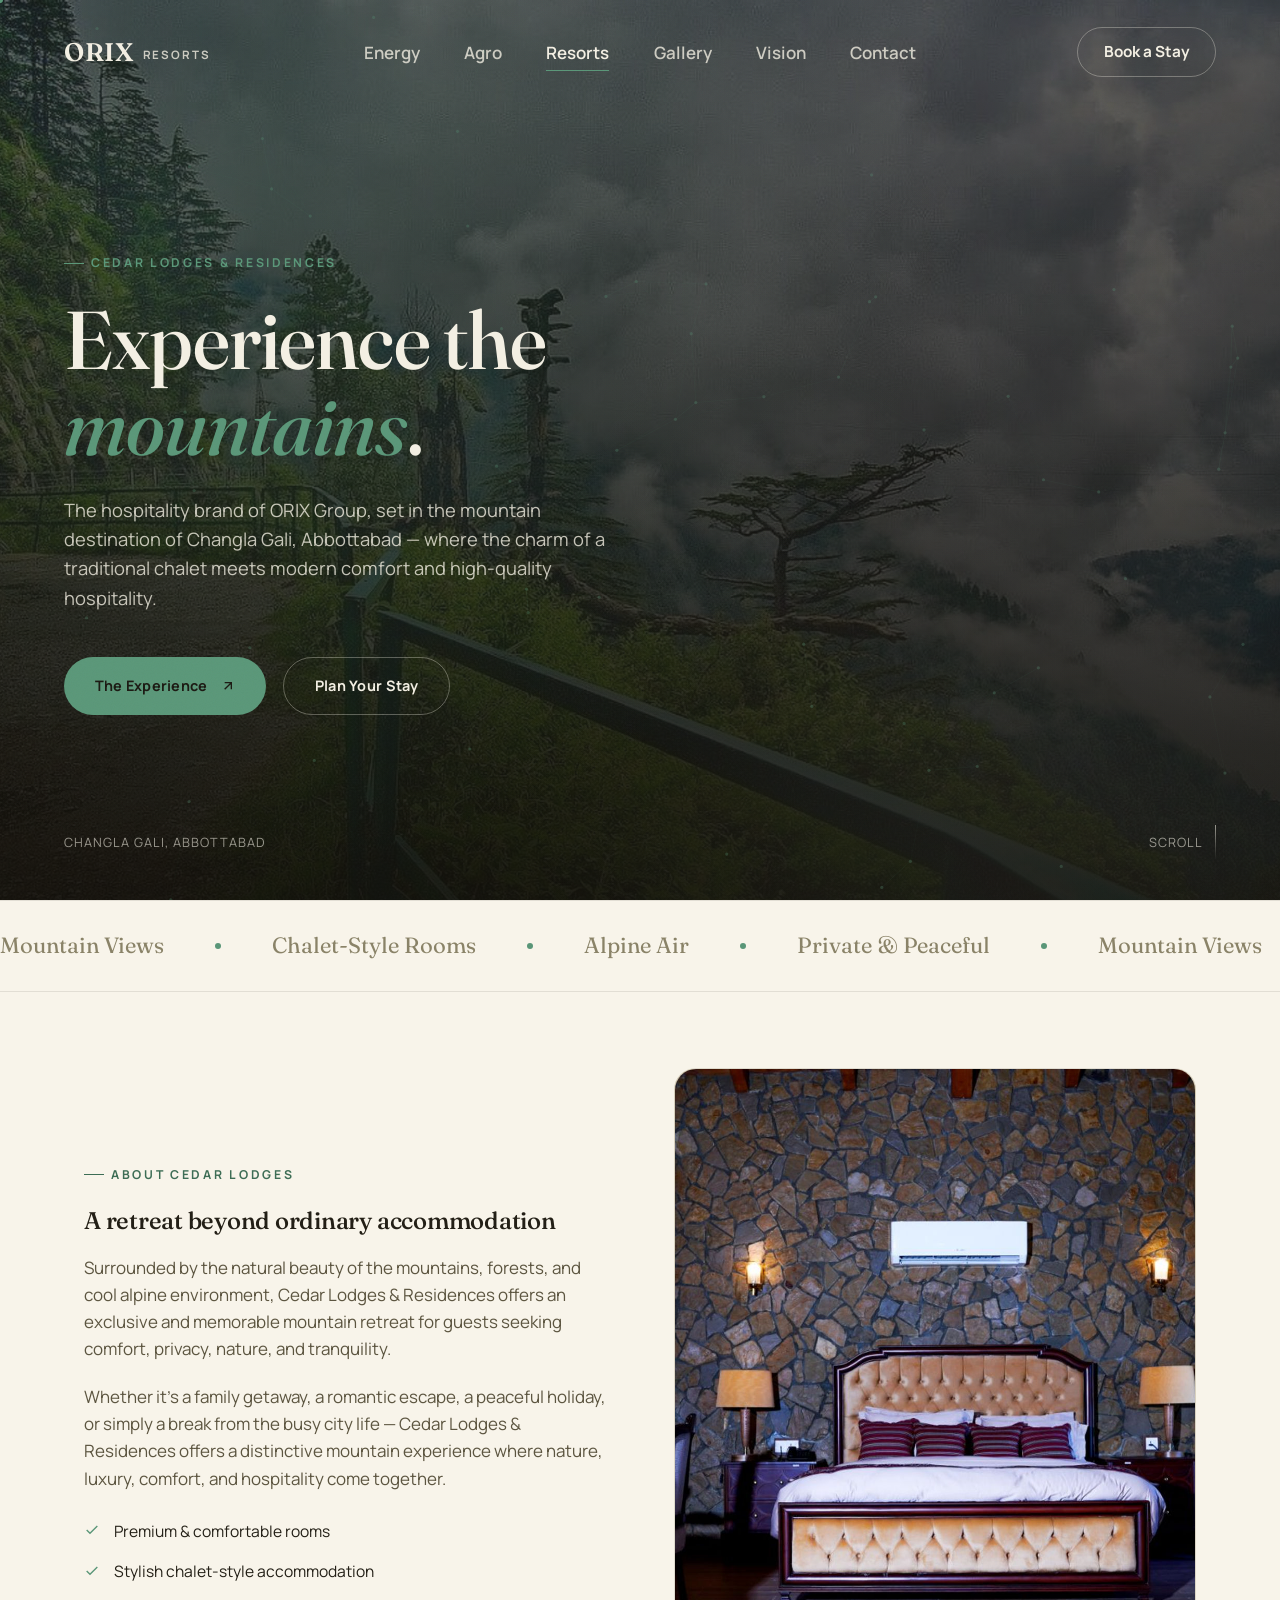
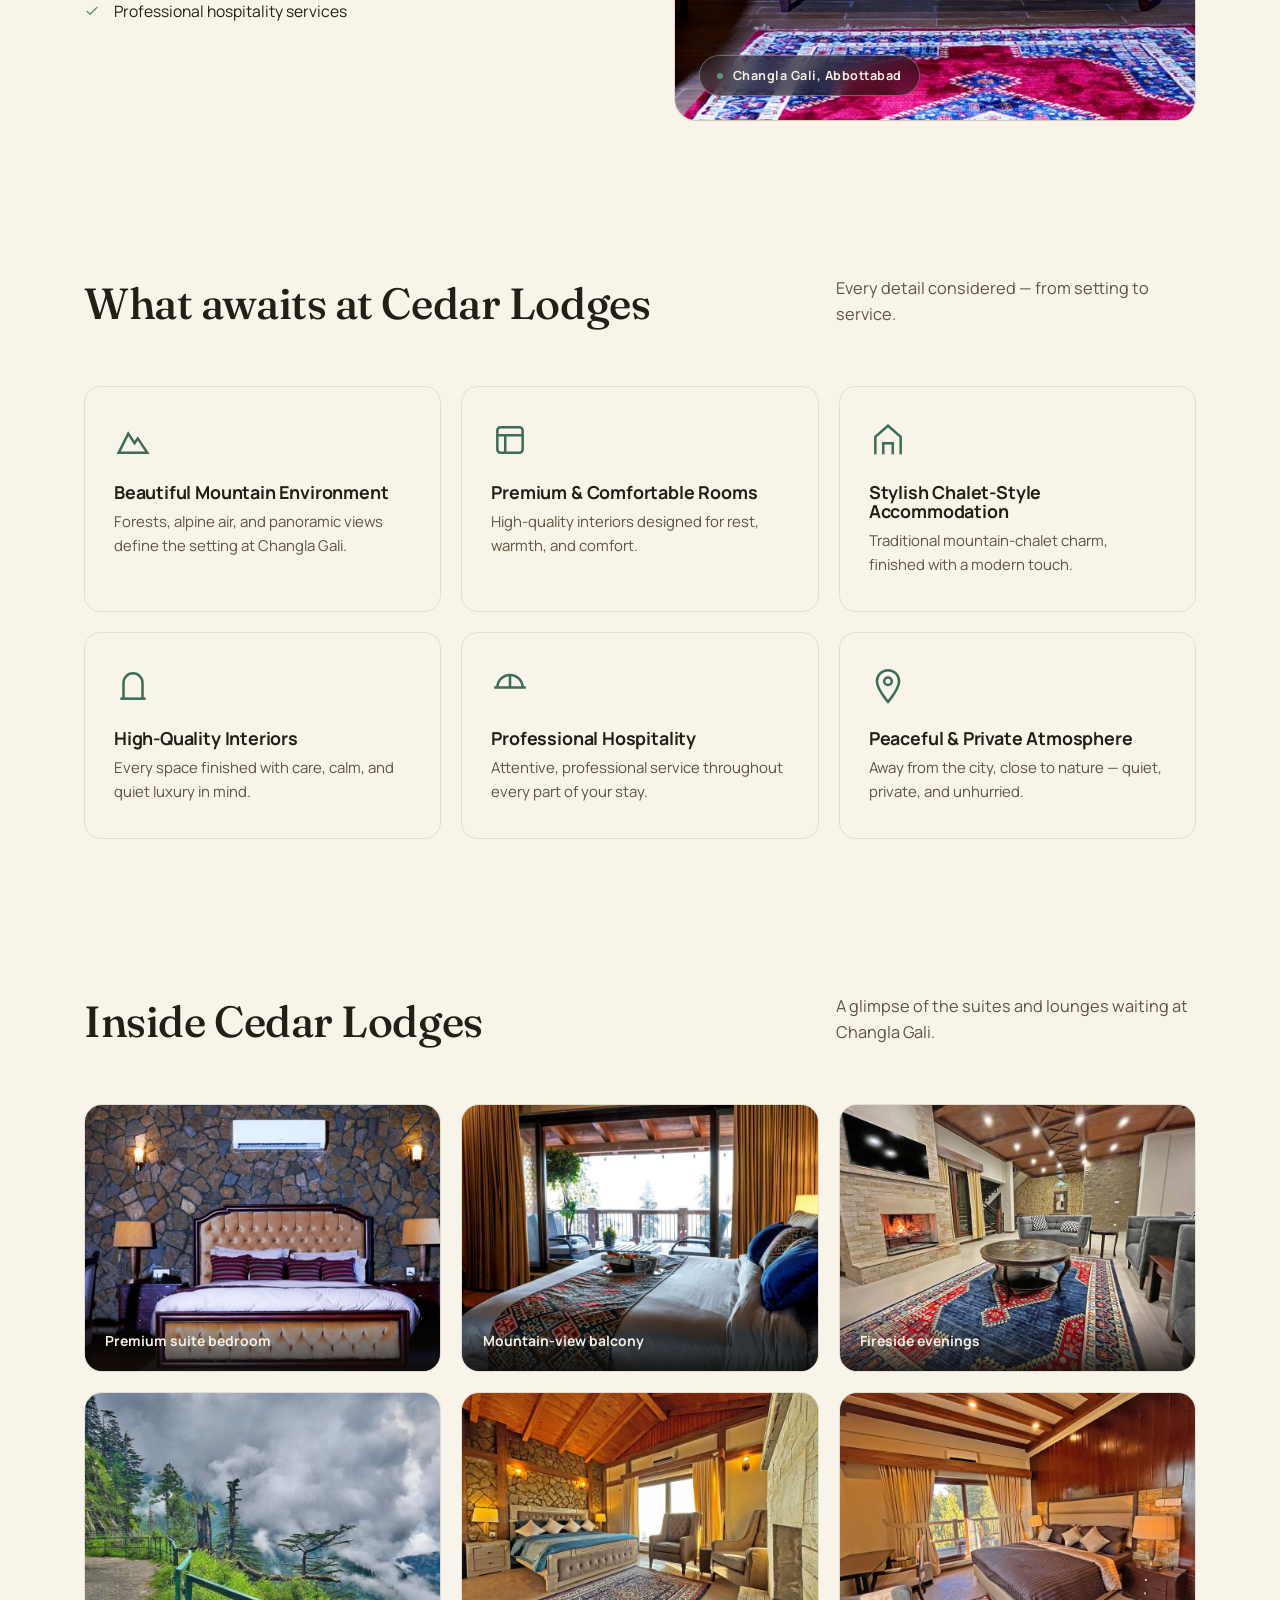
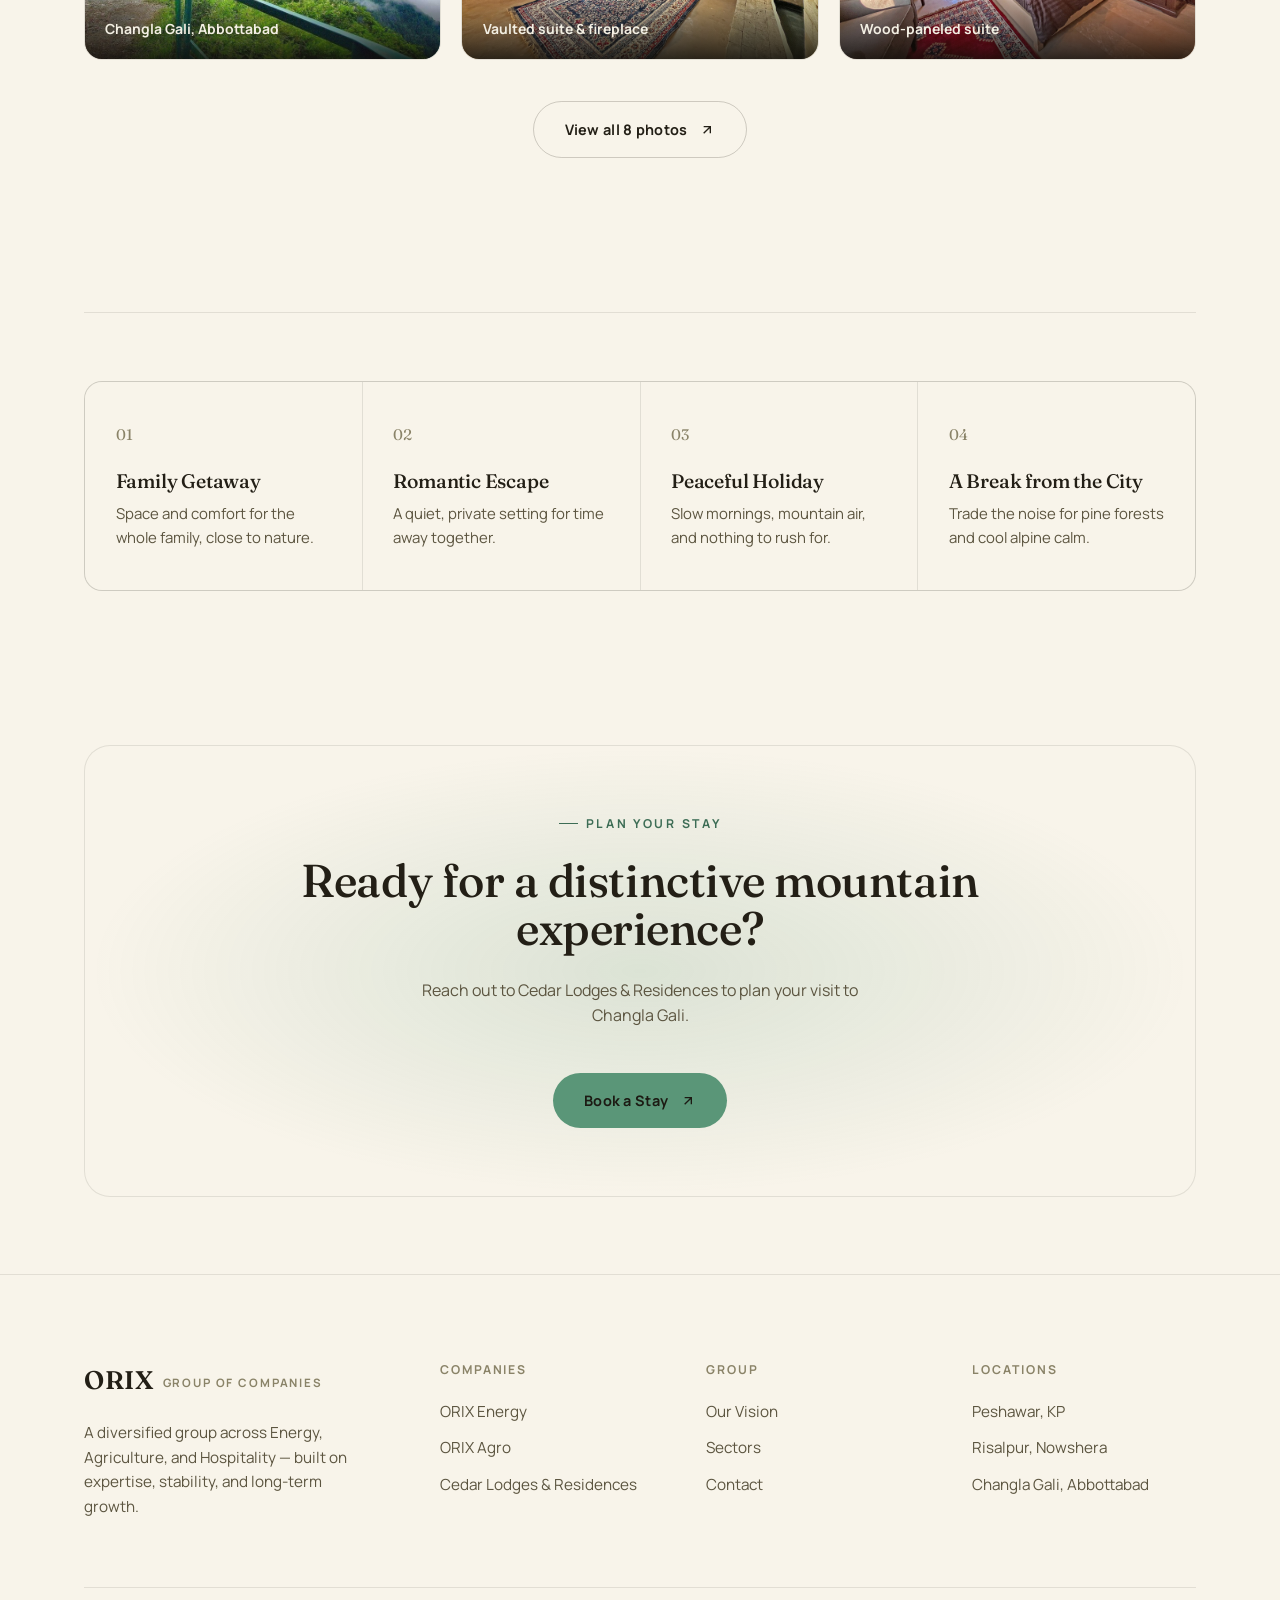
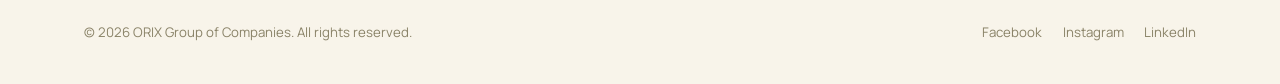
<file: resorts.html>
<!DOCTYPE html>
<html lang="en" data-sector="resorts">
<head>
<meta charset="UTF-8">
<meta name="viewport" content="width=device-width, initial-scale=1.0">
<title>Cedar Lodges &amp; Residences — Changla Gali, Abbottabad</title>
<meta name="description" content="Cedar Lodges & Residences is the hospitality brand of ORIX Group — a chalet-style mountain retreat in Changla Gali, Abbottabad, offering premium rooms and an exceptional guest experience.">
<link rel="icon" href="data:image/svg+xml,<svg xmlns=%22http://www.w3.org/2000/svg%22 viewBox=%220 0 24 24%22><rect width=%2224%22 height=%2224%22 rx=%226%22 fill=%22%235a9678%22/><text x=%2212%22 y=%2217%22 font-size=%2214%22 text-anchor=%22middle%22 fill=%22%230a0b08%22 font-family=%22Georgia%22>O</text></svg>">
<link rel="stylesheet" href="css/style.css">
</head>
<body>

<div class="grain"></div>
<div class="progress"></div>
<div class="cursor-dot"></div>
<div class="cursor-ring"></div>

<div class="preloader">
  <div class="preloader-mark">ORIX<span></span></div>
</div>

<header class="nav">
  <a href="index.html" class="nav-logo"><b>ORIX</b><small>Resorts</small></a>
  <nav class="nav-links">
    <a href="energy.html">Energy</a>
    <a href="agro.html">Agro</a>
    <a href="resorts.html" class="active">Resorts</a>
    <a href="gallery.html">Gallery</a>
    <a href="index.html#vision">Vision</a>
    <a href="index.html#contact">Contact</a>
  </nav>
  <a href="index.html#contact" class="nav-cta">Book a Stay</a>
  <button class="nav-burger" aria-label="Menu"><span></span><span></span><span></span></button>
</header>

<div class="mobile-menu">
  <a href="energy.html">Energy</a>
  <a href="agro.html">Agro</a>
  <a href="resorts.html">Resorts</a>
  <a href="gallery.html">Gallery</a>
  <a href="index.html#vision">Vision</a>
  <a href="index.html#contact">Contact</a>
</div>

<!-- ================= HERO ================= -->
<section class="hero">
  <div class="hero-photo" style="background-image:url('assets/resorts/hero-mountain.jpg')"></div>
  <canvas></canvas>
  <div class="hero-veil"></div>
  <div class="hero-content">
    <div class="eyebrow reveal in">Cedar Lodges &amp; Residences</div>
    <h1 class="reveal in">Experience the<br><em>mountains</em>.</h1>
    <p class="lead reveal in" style="--d:120ms">The hospitality brand of ORIX Group, set in the mountain destination of Changla Gali, Abbottabad — where the charm of a traditional chalet meets modern comfort and high-quality hospitality.</p>
    <div class="hero-actions reveal in" style="--d:200ms">
      <a href="#experience" class="btn btn-primary">
        The Experience
        <svg viewBox="0 0 24 24" fill="none" stroke="currentColor" stroke-width="2"><path d="M7 17L17 7M7 7h10v10"/></svg>
      </a>
      <a href="index.html#contact" class="btn btn-ghost">Plan Your Stay</a>
    </div>
  </div>
  <div class="hero-foot">
    <span>Changla Gali, Abbottabad</span>
    <div class="scroll-cue"><span>Scroll</span><span class="line"></span></div>
  </div>
</section>

<div class="marquee">
  <div class="marquee-track">
    <span>Mountain Views <i></i></span>
    <span>Chalet-Style Rooms <i></i></span>
    <span>Alpine Air <i></i></span>
    <span>Private &amp; Peaceful <i></i></span>
    <span>Mountain Views <i></i></span>
    <span>Chalet-Style Rooms <i></i></span>
    <span>Alpine Air <i></i></span>
    <span>Private &amp; Peaceful <i></i></span>
  </div>
</div>

<!-- ================= ABOUT ================= -->
<section id="experience">
  <div class="container">
    <div class="split">
      <div class="split-text">
        <div class="eyebrow reveal">About Cedar Lodges</div>
        <h2 class="reveal">A retreat beyond ordinary accommodation</h2>
        <p class="reveal" style="--d:80ms">Surrounded by the natural beauty of the mountains, forests, and cool alpine environment, Cedar Lodges &amp; Residences offers an exclusive and memorable mountain retreat for guests seeking comfort, privacy, nature, and tranquility.</p>
        <p class="reveal" style="--d:140ms">Whether it's a family getaway, a romantic escape, a peaceful holiday, or simply a break from the busy city life — Cedar Lodges &amp; Residences offers a distinctive mountain experience where nature, luxury, comfort, and hospitality come together.</p>
        <ul class="reveal" style="--d:200ms">
          <li><svg viewBox="0 0 24 24" fill="none" stroke="currentColor" stroke-width="2"><path d="M20 6L9 17l-5-5"/></svg> Premium &amp; comfortable rooms</li>
          <li><svg viewBox="0 0 24 24" fill="none" stroke="currentColor" stroke-width="2"><path d="M20 6L9 17l-5-5"/></svg> Stylish chalet-style accommodation</li>
          <li><svg viewBox="0 0 24 24" fill="none" stroke="currentColor" stroke-width="2"><path d="M20 6L9 17l-5-5"/></svg> Professional hospitality services</li>
        </ul>
      </div>
      <div class="split-visual photo reveal" style="--d:100ms">
        <img src="assets/resorts/suite-bedroom.jpg" alt="A premium suite bedroom at Cedar Lodges & Residences, Changla Gali" loading="lazy">
        <div class="frame-tag"><i></i> Changla Gali, Abbottabad</div>
      </div>
    </div>
  </div>
</section>

<!-- ================= FEATURES ================= -->
<section>
  <div class="container">
    <div class="section-head">
      <h2 class="reveal">What awaits at Cedar Lodges</h2>
      <p class="reveal" style="--d:80ms">Every detail considered — from setting to service.</p>
    </div>
    <div class="feature-grid">
      <div class="feature reveal" data-group="feat">
        <div class="icon"><svg viewBox="0 0 24 24" fill="none" stroke="currentColor" stroke-width="1.6"><path d="M3 20 9 8l4 6 2-3 6 9H3Z"/></svg></div>
        <h4>Beautiful Mountain Environment</h4>
        <p>Forests, alpine air, and panoramic views define the setting at Changla Gali.</p>
      </div>
      <div class="feature reveal" data-group="feat" style="--d:80ms">
        <div class="icon"><svg viewBox="0 0 24 24" fill="none" stroke="currentColor" stroke-width="1.6"><rect x="4" y="4" width="16" height="16" rx="2"/><path d="M4 9h16M9 20V9"/></svg></div>
        <h4>Premium &amp; Comfortable Rooms</h4>
        <p>High-quality interiors designed for rest, warmth, and comfort.</p>
      </div>
      <div class="feature reveal" data-group="feat" style="--d:160ms">
        <div class="icon"><svg viewBox="0 0 24 24" fill="none" stroke="currentColor" stroke-width="1.6"><path d="M4 21V10l8-7 8 7v11"/><path d="M9 21v-7h6v7"/></svg></div>
        <h4>Stylish Chalet-Style Accommodation</h4>
        <p>Traditional mountain-chalet charm, finished with a modern touch.</p>
      </div>
      <div class="feature reveal" data-group="feat" style="--d:240ms">
        <div class="icon"><svg viewBox="0 0 24 24" fill="none" stroke="currentColor" stroke-width="1.6"><path d="M4 4h16v16H4z" opacity="0"/><path d="M6 20V10a6 6 0 0 1 12 0v10"/><path d="M4 20h16"/></svg></div>
        <h4>High-Quality Interiors</h4>
        <p>Every space finished with care, calm, and quiet luxury in mind.</p>
      </div>
      <div class="feature reveal" data-group="feat" style="--d:320ms">
        <div class="icon"><svg viewBox="0 0 24 24" fill="none" stroke="currentColor" stroke-width="1.6"><path d="M4 13a8 8 0 0 1 16 0"/><path d="M2 13h20M12 13V5"/></svg></div>
        <h4>Professional Hospitality</h4>
        <p>Attentive, professional service throughout every part of your stay.</p>
      </div>
      <div class="feature reveal" data-group="feat" style="--d:400ms">
        <div class="icon"><svg viewBox="0 0 24 24" fill="none" stroke="currentColor" stroke-width="1.6"><path d="M12 2a7 7 0 0 0-7 7c0 5 7 13 7 13s7-8 7-13a7 7 0 0 0-7-7Z"/><circle cx="12" cy="9" r="2.4"/></svg></div>
        <h4>Peaceful &amp; Private Atmosphere</h4>
        <p>Away from the city, close to nature — quiet, private, and unhurried.</p>
      </div>
    </div>
  </div>
</section>

<!-- ================= GALLERY ================= -->
<section>
  <div class="container">
    <div class="section-head">
      <h2 class="reveal">Inside Cedar Lodges</h2>
      <p class="reveal" style="--d:80ms">A glimpse of the suites and lounges waiting at Changla Gali.</p>
    </div>
    <div class="gallery-grid" data-gallery-preview="resorts" data-limit="6">
      <div class="gallery-item reveal" data-group="gal">
        <img src="assets/resorts/suite-bedroom.jpg" alt="A premium suite bedroom at Cedar Lodges &amp; Residences" loading="lazy">
        <div class="cap">Premium suite bedroom</div>
      </div>
      <div class="gallery-item reveal" data-group="gal" style="--d:80ms">
        <img src="assets/resorts/balcony-view.jpg" alt="A suite balcony overlooking the mountains at Cedar Lodges &amp; Residences" loading="lazy">
        <div class="cap">Mountain-view balcony</div>
      </div>
      <div class="gallery-item reveal" data-group="gal" style="--d:160ms">
        <img src="assets/resorts/fireside-evening.jpg" alt="An evening fireside lounge at Cedar Lodges &amp; Residences" loading="lazy">
        <div class="cap">Fireside evenings</div>
      </div>
    </div>
    <div class="gallery-more reveal">
      <a href="gallery.html#resorts" class="btn btn-ghost"><span>View all <span data-gallery-count="resorts">photos</span></span>
        <svg viewBox="0 0 24 24" fill="none" stroke="currentColor" stroke-width="2"><path d="M7 17L17 7M7 7h10v10"/></svg></a>
    </div>
  </div>
</section>

<!-- ================= GETAWAY TYPES ================= -->
<section>
  <div class="container">
    <div class="rule"></div>
    <div class="pillars mt-lg">
      <div class="pillar reveal" data-group="stay">
        <div class="n">01</div>
        <h4>Family Getaway</h4>
        <p>Space and comfort for the whole family, close to nature.</p>
      </div>
      <div class="pillar reveal" data-group="stay" style="--d:80ms">
        <div class="n">02</div>
        <h4>Romantic Escape</h4>
        <p>A quiet, private setting for time away together.</p>
      </div>
      <div class="pillar reveal" data-group="stay" style="--d:160ms">
        <div class="n">03</div>
        <h4>Peaceful Holiday</h4>
        <p>Slow mornings, mountain air, and nothing to rush for.</p>
      </div>
      <div class="pillar reveal" data-group="stay" style="--d:240ms">
        <div class="n">04</div>
        <h4>A Break from the City</h4>
        <p>Trade the noise for pine forests and cool alpine calm.</p>
      </div>
    </div>
  </div>
</section>

<!-- ================= CTA ================= -->
<section>
  <div class="container">
    <div class="cta-banner reveal">
      <div class="eyebrow" style="justify-content:center;">Plan your stay</div>
      <h2>Ready for a distinctive mountain experience?</h2>
      <p>Reach out to Cedar Lodges &amp; Residences to plan your visit to Changla Gali.</p>
      <div class="hero-actions">
        <a href="index.html#contact" class="btn btn-primary">
          Book a Stay
          <svg viewBox="0 0 24 24" fill="none" stroke="currentColor" stroke-width="2"><path d="M7 17L17 7M7 7h10v10"/></svg>
        </a>
      </div>
    </div>
  </div>
</section>

<footer>
  <div class="container">
    <div class="footer-top">
      <div class="footer-brand">
        <a href="index.html" class="nav-logo"><b>ORIX</b><small>Group of Companies</small></a>
        <p>A diversified group across Energy, Agriculture, and Hospitality — built on expertise, stability, and long-term growth.</p>
      </div>
      <div class="footer-col">
        <h5>Companies</h5>
        <a href="energy.html">ORIX Energy</a>
        <a href="agro.html">ORIX Agro</a>
        <a href="resorts.html">Cedar Lodges &amp; Residences</a>
      </div>
      <div class="footer-col">
        <h5>Group</h5>
        <a href="index.html#vision">Our Vision</a>
        <a href="index.html#sectors">Sectors</a>
        <a href="index.html#contact">Contact</a>
      </div>
      <div class="footer-col">
        <h5>Locations</h5>
        <p>Peshawar, KP</p>
        <p>Risalpur, Nowshera</p>
        <p>Changla Gali, Abbottabad</p>
      </div>
    </div>
    <div class="footer-bottom">
      <span>© 2026 ORIX Group of Companies. All rights reserved.</span>
      <div class="socials">
        <a href="#">Facebook</a>
        <a href="#">Instagram</a>
        <a href="#">LinkedIn</a>
      </div>
    </div>
  </div>
</footer>

<script src="js/gallery-data.js"></script>
<script src="js/main.js"></script>
</body>
</html>
</file>
<file: css/style.css>
/* ============================================================
   ORIX GROUP — shared stylesheet
   ============================================================ */

@import url('https://fonts.googleapis.com/css2?family=Fraunces:opsz,wght@9..144,300..700&family=Manrope:wght@400;500;600;700;800&display=swap');

:root{
  --ink:#f8f4ea;
  --ink-2:#efe8d6;
  --ink-3:#e6dcc3;
  --paper:#231f16;
  --paper-dim:#5c5540;
  --paper-faint:#8a8368;
  --line:rgba(35,31,22,0.10);
  --line-strong:rgba(35,31,22,0.20);
  --gold:#c9a24b;
  --gold-2:#e9cd82;

  --accent:#c9a24b;
  --accent-text:#8a6a24;
  --accent-soft:rgba(201,162,75,0.14);
  --accent-2:#7fb0c9;

  /* fixed tones — always used on dark, photo-based, or accent-colored
     surfaces regardless of the light/dark page theme (hero, nav, lightbox) */
  --fixed-light:#f3efe3;
  --fixed-light-dim:rgba(243,239,227,.78);
  --fixed-light-faint:rgba(243,239,227,.58);
  --fixed-line:rgba(243,239,227,.18);
  --fixed-line-strong:rgba(243,239,227,.32);
  --fixed-dark:#1c1a13;
  --nav-bg-solid:rgba(28,25,18,.88);

  --serif:'Fraunces', Georgia, serif;
  --sans:'Manrope', -apple-system, BlinkMacSystemFont, 'Segoe UI', sans-serif;

  --container: 1240px;
  --pad: clamp(1.5rem, 5vw, 4rem);
  --ease: cubic-bezier(.16,.84,.36,1);
}

html[data-sector="energy"]{
  --accent:#e3a23a;
  --accent-text:#9a6c1e;
  --accent-soft:rgba(227,162,58,0.16);
  --accent-2:#4fb6e6;
}
html[data-sector="agro"]{
  --accent:#93b562;
  --accent-text:#5f7a3a;
  --accent-soft:rgba(147,181,98,0.16);
  --accent-2:#d9b36c;
}
html[data-sector="resorts"]{
  --accent:#5a9678;
  --accent-text:#3d6d55;
  --accent-soft:rgba(90,150,120,0.18);
  --accent-2:#b5793b;
}

*{margin:0;padding:0;box-sizing:border-box;}
html{
  scroll-behavior:smooth;
  background:var(--ink);
  font-size:clamp(16px, 0.39vw + 12px, 20px);
}
body{
  background:var(--ink);
  color:var(--paper);
  font-family:var(--sans);
  font-size:16px;
  line-height:1.6;
  -webkit-font-smoothing:antialiased;
  overflow-x:hidden;
  min-height:100vh;
}
img{max-width:100%;display:block;}
a{color:inherit;text-decoration:none;}
ul{list-style:none;}
button{font:inherit;background:none;border:none;color:inherit;cursor:pointer;}
::selection{background:var(--accent);color:var(--fixed-dark);}

h1,h2,h3,h4{
  font-family:var(--serif);
  font-weight:500;
  letter-spacing:-0.01em;
  line-height:1.05;
}

.container{
  max-width:var(--container);
  margin:0 auto;
  padding:0 var(--pad);
}

.eyebrow{
  display:flex;
  align-items:center;
  gap:.6em;
  font-family:var(--sans);
  font-size:.72rem;
  font-weight:700;
  letter-spacing:.22em;
  text-transform:uppercase;
  color:var(--accent-text);
  margin-bottom:1.4rem;
}
.eyebrow::before{
  content:'';
  width:1.6em;
  height:1px;
  background:var(--accent-text);
  display:block;
}

/* ---------- grain overlay ---------- */
.grain{
  position:fixed;
  inset:0;
  z-index:9990;
  pointer-events:none;
  opacity:.05;
  mix-blend-mode:overlay;
  background-image:url("data:image/svg+xml;utf8,<svg xmlns='http://www.w3.org/2000/svg' width='140' height='140'><filter id='n'><feTurbulence type='fractalNoise' baseFrequency='0.9' numOctaves='2' stitchTiles='stitch'/></filter><rect width='100%25' height='100%25' filter='url(%23n)'/></svg>");
}

/* ---------- scroll progress ---------- */
.progress{
  position:fixed;
  top:0; left:0;
  height:2px;
  width:0%;
  background:linear-gradient(90deg,var(--accent),var(--gold-2));
  z-index:9999;
  transition:width .08s linear;
}

/* ---------- custom cursor ---------- */
.cursor-dot,.cursor-ring{
  position:fixed;
  top:0;left:0;
  pointer-events:none;
  z-index:9998;
  border-radius:50%;
  transform:translate(-50%,-50%);
  will-change:transform;
}
.cursor-dot{
  width:6px;height:6px;
  background:var(--accent);
}
.cursor-ring{
  width:32px;height:32px;
  border:1px solid var(--line-strong);
  transition:width .25s var(--ease), height .25s var(--ease), border-color .25s var(--ease), opacity .25s;
}
.cursor-ring.is-active{
  width:56px;height:56px;
  border-color:var(--accent);
}
@media (pointer:coarse){
  .cursor-dot,.cursor-ring{display:none;}
}

/* ---------- preloader ---------- */
.preloader{
  position:fixed;inset:0;
  background:var(--ink);
  z-index:10000;
  display:flex;
  align-items:center;
  justify-content:center;
  transition:opacity .6s var(--ease), visibility .6s;
}
.preloader.done{opacity:0;visibility:hidden;}
.preloader-mark{
  font-family:var(--serif);
  font-size:1.6rem;
  letter-spacing:.05em;
  color:var(--paper);
  display:flex;
  gap:.5rem;
  align-items:baseline;
}
.preloader-mark span{
  display:inline-block;
  width:6px;height:6px;
  border-radius:50%;
  background:var(--accent);
  animation:pulse 1.1s ease-in-out infinite;
}

@keyframes pulse{
  0%,100%{transform:scale(1);opacity:1;}
  50%{transform:scale(1.6);opacity:.4;}
}

/* ---------- navbar ---------- */
.nav{
  position:fixed;
  top:0;left:0;right:0;
  z-index:900;
  padding:1.6rem var(--pad);
  display:grid;
  grid-template-columns:1fr auto 1fr;
  align-items:center;
  transition:padding .4s var(--ease), background .4s var(--ease), border-color .4s var(--ease);
  border-bottom:1px solid transparent;
}
.nav.scrolled{
  padding:1rem var(--pad);
  background:var(--nav-bg-solid);
  backdrop-filter:blur(14px) saturate(140%);
  border-bottom:1px solid var(--fixed-line);
}
.nav.menu-open{
  background:var(--nav-bg-solid);
  backdrop-filter:blur(14px) saturate(140%);
}
/* pages with no dark photo hero behind the nav need it solid from the start */
.nav.nav-solid{
  background:var(--nav-bg-solid);
  backdrop-filter:blur(14px) saturate(140%);
  border-bottom:1px solid var(--fixed-line);
}
.nav-logo{
  grid-column:1;
  justify-self:start;
  font-family:var(--serif);
  font-size:1.5rem;
  letter-spacing:.02em;
  color:var(--fixed-light);
  display:flex;
  align-items:baseline;
  gap:.5rem;
}
.nav-logo b{font-weight:600;}
.nav-logo small{
  font-family:var(--sans);
  font-size:.68rem;
  letter-spacing:.16em;
  color:var(--fixed-light-dim);
  font-weight:700;
  text-transform:uppercase;
  transform:translateY(-2px);
}
/* the logo is reused in the footer, where it should follow the page theme */
.footer-brand .nav-logo{color:var(--paper);}
.footer-brand .nav-logo small{color:var(--paper-faint);}
.nav-links{
  grid-column:2;
  justify-self:center;
  display:flex;
  align-items:center;
  gap:2.6rem;
}
.nav-links a{
  position:relative;
  font-size:1rem;
  font-weight:600;
  color:var(--fixed-light-dim);
  transition:color .3s;
  padding:.3rem 0;
}
.nav-links a::after{
  content:'';
  position:absolute;
  left:0;bottom:0;
  width:0%;height:1px;
  background:var(--accent);
  transition:width .35s var(--ease);
}
.nav-links a:hover,.nav-links a.active{color:var(--fixed-light);}
.nav-links a:hover::after,.nav-links a.active::after{width:100%;}

.nav-cta{
  grid-column:3;
  justify-self:end;
  color:var(--fixed-light);
  border:1px solid var(--fixed-line-strong);
  padding:.7rem 1.5rem;
  border-radius:999px;
  font-size:.9rem;
  font-weight:700;
  transition:border-color .3s, background .3s;
}
.nav-cta:hover{border-color:var(--accent);background:rgba(201,162,75,0.18);}

.nav-burger{
  grid-column:3;
  justify-self:end;
  display:none;
  flex-direction:column;
  gap:5px;
  width:26px;
  z-index:901;
}
.nav-burger span{
  height:1px;width:100%;
  background:var(--fixed-light);
  transition:transform .3s var(--ease), opacity .3s;
}
.nav-burger.open span{background:var(--paper);}

.mobile-menu{
  position:fixed;
  inset:0;
  background:var(--ink-2);
  z-index:850;
  display:flex;
  flex-direction:column;
  align-items:flex-start;
  justify-content:center;
  gap:1.6rem;
  padding:0 var(--pad);
  transform:translateY(-100%);
  transition:transform .5s var(--ease);
}
.mobile-menu.open{transform:translateY(0);}
.mobile-menu a{
  font-family:var(--serif);
  font-size:2.2rem;
  color:var(--paper-dim);
}
.mobile-menu a:hover{color:var(--accent-text);}

/* ---------- buttons ---------- */
.btn{
  display:inline-flex;
  align-items:center;
  gap:.7rem;
  padding:.95rem 1.8rem;
  border-radius:999px;
  font-size:.85rem;
  font-weight:700;
  letter-spacing:.02em;
  position:relative;
  overflow:hidden;
  transition:transform .25s var(--ease);
}
.btn-primary{
  background:var(--accent);
  color:var(--fixed-dark);
}
.btn-primary:hover{transform:translateY(-2px);}
.btn-ghost{
  border:1px solid var(--fixed-line-strong);
  color:var(--fixed-light);
}
.btn-ghost:hover{border-color:var(--accent);color:var(--accent);}
.btn svg{width:16px;height:16px;transition:transform .3s var(--ease);}
.btn:hover svg{transform:translate(3px,-3px);}

/* ---------- hero ---------- */
.hero{
  position:relative;
  min-height:100vh;
  display:flex;
  flex-direction:column;
  justify-content:center;
  padding:8rem var(--pad) 4rem;
  overflow:hidden;
}
.hero-photo{
  position:absolute;
  inset:0;
  z-index:0;
  background-size:cover;
  background-position:center;
}
.hero-photo::after{
  content:'';
  position:absolute;
  inset:0;
  background:linear-gradient(180deg, rgba(18,16,11,.62) 0%, rgba(18,16,11,.82) 60%, rgba(18,16,11,.94) 100%);
}
.hero-photo.triptych{display:flex;}
.hero-photo.triptych > div{
  flex:1;
  height:100%;
  background-size:cover;
  background-position:center;
  filter:grayscale(30%) brightness(.72) contrast(1.08);
}
.hero-photo.triptych > div:not(:last-child){
  border-right:1px solid rgba(10,9,6,.5);
}
.hero-photo.triptych .tint{
  position:absolute;
  inset:0;
  background:var(--gold);
  mix-blend-mode:color;
  opacity:.22;
  pointer-events:none;
}
.hero canvas{
  position:absolute;
  inset:0;
  z-index:1;
  opacity:.5;
}
.hero-veil{
  position:absolute;
  inset:0;
  z-index:1;
  background:radial-gradient(circle at 20% 20%, var(--accent-soft), transparent 55%),
              radial-gradient(circle at 85% 80%, rgba(244,241,230,.05), transparent 45%);
}
.hero-content{position:relative;z-index:2;max-width:900px;}
.hero-content .eyebrow{color:var(--accent);}
.hero-content .eyebrow::before{background:var(--accent);}
.hero h1{
  font-size:clamp(2.6rem, 6.4vw, 5.4rem);
  color:var(--fixed-light);
}
.hero h1 em{
  font-style:italic;
  color:var(--accent);
}
.hero p.lead{
  margin-top:1.6rem;
  max-width:560px;
  font-size:1.08rem;
  color:var(--fixed-light-dim);
}
.hero-actions{
  margin-top:2.6rem;
  display:flex;
  gap:1rem;
  flex-wrap:wrap;
}
.hero-foot{
  position:absolute;
  bottom:2.4rem;
  left:var(--pad);
  right:var(--pad);
  z-index:2;
  display:flex;
  justify-content:space-between;
  align-items:center;
  color:var(--fixed-light-faint);
  font-size:.75rem;
  letter-spacing:.08em;
  text-transform:uppercase;
}
.scroll-cue{
  display:flex;
  align-items:center;
  gap:.7rem;
}
.scroll-cue .line{
  width:1px;height:34px;
  background:linear-gradient(var(--fixed-light-faint), transparent);
  position:relative;
  overflow:hidden;
}
.scroll-cue .line::after{
  content:'';
  position:absolute;
  top:-100%;left:0;
  width:100%;height:100%;
  background:var(--accent);
  animation:scrollcue 2.4s ease-in-out infinite;
}
@keyframes scrollcue{
  0%{top:-100%;}
  60%{top:100%;}
  100%{top:100%;}
}

/* ---------- sections ---------- */
section{
  position:relative;
  padding:clamp(3.5rem, 6vw, 5.5rem) 0;
}
.section-head{
  display:flex;
  justify-content:space-between;
  align-items:flex-end;
  gap:2rem;
  margin-bottom:3.5rem;
  flex-wrap:wrap;
}
.section-head h2{
  font-size:clamp(1.9rem, 3.4vw, 2.8rem);
  max-width:640px;
}
.section-head p{
  max-width:360px;
  color:var(--paper-dim);
  font-size:.96rem;
}

/* ---------- reveal ---------- */
.reveal{
  opacity:0;
  transform:translateY(28px);
  transition:opacity .8s var(--ease), transform .8s var(--ease);
  transition-delay:var(--d, 0ms);
}
.reveal.in{opacity:1;transform:translateY(0);}

/* ---------- divider strip ---------- */
.rule{
  height:1px;
  background:var(--line);
  width:100%;
}

/* ---------- marquee ---------- */
.marquee{
  border-top:1px solid var(--line);
  border-bottom:1px solid var(--line);
  padding:1.6rem 0;
  overflow:hidden;
  white-space:nowrap;
}
.marquee-track{
  display:inline-flex;
  gap:3rem;
  animation:marquee 28s linear infinite;
}
.marquee-track span{
  font-family:var(--serif);
  font-size:1.3rem;
  color:var(--paper-faint);
  display:flex;
  align-items:center;
  gap:3rem;
}
.marquee-track span i{
  width:6px;height:6px;
  border-radius:50%;
  background:var(--accent);
  display:inline-block;
}
@keyframes marquee{
  from{transform:translateX(0);}
  to{transform:translateX(-50%);}
}

/* ---------- stats ---------- */
.stats{
  display:grid;
  grid-template-columns:repeat(4,1fr);
  gap:2rem;
}
.stat{
  padding:2rem 0 0;
  border-top:1px solid var(--line);
}
.stat .num{
  font-family:var(--serif);
  font-size:clamp(2.2rem,4vw,3.2rem);
  color:var(--accent-text);
  display:flex;
  align-items:baseline;
  gap:.15rem;
}
.stat .label{
  margin-top:.6rem;
  color:var(--paper-dim);
  font-size:.86rem;
  max-width:200px;
}

/* ---------- sector cards (home) ---------- */
.sector-grid{
  display:grid;
  grid-template-columns:repeat(3,1fr);
  gap:1.5rem;
}
.sector-card{
  position:relative;
  border:1px solid var(--line);
  border-radius:22px;
  display:flex;
  flex-direction:column;
  overflow:hidden;
  transition:border-color .4s var(--ease), transform .5s var(--ease);
  background:linear-gradient(160deg, var(--ink-2), var(--ink) 70%);
}
.sector-card:hover{
  transform:translateY(-6px);
  border-color:var(--card-accent, var(--accent));
}
.sector-card .card-photo{
  position:relative;
  aspect-ratio:16/10;
  overflow:hidden;
}
.sector-card .card-photo img{
  width:100%;height:100%;
  object-fit:cover;
  display:block;
  transition:transform .7s var(--ease);
}
.sector-card:hover .card-photo img{transform:scale(1.07);}
.sector-card .card-photo::after{
  content:'';
  position:absolute;inset:0;
  background:linear-gradient(180deg, rgba(10,9,6,0) 50%, var(--ink-2) 100%);
}
.sector-card .card-body{
  position:relative;
  flex:1;
  padding:1.7rem 2rem 2.2rem;
  display:flex;
  flex-direction:column;
  justify-content:space-between;
}
.sector-card .glow{
  position:absolute;
  top:-60%;right:-30%;
  width:75%;height:75%;
  background:radial-gradient(circle, var(--card-accent, var(--accent)) 0%, transparent 70%);
  opacity:.16;
  transition:opacity .4s;
}
.sector-card:hover .glow{opacity:.3;}
.sector-card .icon{
  width:44px;height:44px;
  color:var(--card-accent-text, var(--accent-text));
  position:relative;
  z-index:1;
}
.sector-card .icon svg{width:100%;height:100%;}
.sector-card .tag{
  position:relative;z-index:1;
  font-size:.72rem;
  letter-spacing:.16em;
  text-transform:uppercase;
  color:var(--card-accent-text, var(--accent-text));
  font-weight:700;
  margin:1.2rem 0 .5rem;
}
.sector-card h3{
  position:relative;z-index:1;
  font-size:1.6rem;
  margin-bottom:.7rem;
}
.sector-card p{
  position:relative;z-index:1;
  color:var(--paper-dim);
  font-size:.92rem;
  margin-bottom:1.6rem;
}
.sector-card .go{
  position:relative;z-index:1;
  display:flex;
  align-items:center;
  gap:.6rem;
  font-size:.82rem;
  font-weight:700;
  color:var(--paper);
}
.sector-card .go svg{
  width:14px;height:14px;
  transition:transform .3s var(--ease);
}
.sector-card:hover .go svg{transform:translate(4px,-4px);}

/* ---------- pillars / values ---------- */
.pillars{
  display:grid;
  grid-template-columns:repeat(4,1fr);
  gap:1px;
  background:var(--line);
  border:1px solid var(--line);
  border-radius:18px;
  overflow:hidden;
}
.pillar{
  background:var(--ink);
  padding:2.4rem 1.8rem;
  transition:background .3s;
}
.pillar:hover{background:var(--ink-2);}
.pillar .n{
  font-family:var(--serif);
  color:var(--paper-faint);
  font-size:.9rem;
  margin-bottom:1.4rem;
}
.pillar h4{font-size:1.15rem;margin-bottom:.6rem;}
.pillar p{color:var(--paper-dim);font-size:.88rem;}

/* ---------- feature list (sector pages) ---------- */
.feature-grid{
  display:grid;
  grid-template-columns:repeat(3,1fr);
  gap:1.2rem;
}
.feature{
  border:1px solid var(--line);
  border-radius:16px;
  padding:2rem 1.7rem;
  transition:border-color .35s, transform .35s var(--ease);
}
.feature:hover{
  border-color:var(--accent);
  transform:translateY(-4px);
}
.feature .icon{
  width:38px;height:38px;
  color:var(--accent-text);
  margin-bottom:1.4rem;
}
.feature .icon svg{width:100%;height:100%;}
.feature h4{font-size:1.05rem;margin-bottom:.5rem;font-family:var(--sans);font-weight:700;}
.feature p{color:var(--paper-dim);font-size:.88rem;}

/* ---------- split (image-panel + text) ---------- */
.split{
  display:grid;
  grid-template-columns:1fr 1fr;
  gap:4rem;
  align-items:center;
}
.split.reverse{direction:rtl;}
.split.reverse > *{direction:ltr;}
.split-visual{
  position:relative;
  aspect-ratio:4/5;
  border-radius:22px;
  overflow:hidden;
  border:1px solid var(--line);
  background:linear-gradient(160deg,var(--ink-3),var(--ink));
  display:flex;
  align-items:center;
  justify-content:center;
}
.split-visual svg{width:56%;height:56%;color:var(--accent);opacity:.9;}
.split-visual.photo{display:block;}
.split-visual.photo img{
  width:100%;height:100%;
  object-fit:cover;
  display:block;
}
.split.split-equal{align-items:start;}
.split.split-equal .split-visual{aspect-ratio:auto;height:clamp(360px, 34vw, 460px);}
.split-visual.mosaic{
  display:grid;
  grid-template-columns:minmax(0,1fr) minmax(0,1fr);
  grid-template-rows:minmax(0,1fr) minmax(0,1fr);
  gap:6px;
}
.split-visual.mosaic img{
  width:100%;height:100%;
  min-width:0;
  min-height:0;
  object-fit:cover;
  display:block;
  transition:transform .7s var(--ease);
}
.split-visual.mosaic img:hover{transform:scale(1.06);}
.split-visual.mosaic .m-a{grid-column:1/3;grid-row:1;}
.split-visual.mosaic .m-b{grid-column:1;grid-row:2;}
.split-visual.mosaic .m-c{grid-column:2;grid-row:2;}
.split-visual .frame-tag{
  position:absolute;
  left:1.4rem;bottom:1.4rem;
  z-index:2;
  display:flex;
  align-items:center;
  gap:.6rem;
  padding:.55rem 1rem;
  border-radius:999px;
  background:rgba(20,18,12,.55);
  backdrop-filter:blur(8px);
  border:1px solid var(--fixed-line-strong);
  font-size:.74rem;
  font-weight:700;
  letter-spacing:.04em;
  color:var(--fixed-light);
}
.split-visual .frame-tag i{width:6px;height:6px;border-radius:50%;background:var(--accent);display:inline-block;}

/* ---------- gallery ---------- */
.gallery-grid{
  display:grid;
  grid-template-columns:repeat(3,1fr);
  gap:1.2rem;
}
.gallery-item{
  position:relative;
  border-radius:18px;
  overflow:hidden;
  aspect-ratio:4/3;
  border:1px solid var(--line);
}
.gallery-item img{
  width:100%;height:100%;
  object-fit:cover;
  display:block;
  transition:transform .7s var(--ease);
}
.gallery-item:hover img{transform:scale(1.08);}
.gallery-more{
  display:flex;
  justify-content:center;
  margin-top:2.4rem;
}
/* btn-ghost is built for the dark hero; this one sits on the page */
.gallery-more .btn-ghost{
  border-color:var(--line-strong);
  color:var(--paper);
}
.gallery-more .btn-ghost:hover{border-color:var(--accent);color:var(--accent-text);}
.gallery-item .cap{
  position:absolute;
  left:0;right:0;bottom:0;
  padding:1.1rem 1.2rem;
  background:linear-gradient(180deg, transparent, rgba(15,13,9,.82));
  font-size:.82rem;
  font-weight:700;
  color:var(--fixed-light);
}
.gallery-item.tall{grid-row:span 2;}

/* ---------- gallery picker (gallery.html) ---------- */
.gallery-pick{
  box-sizing:border-box;
  border:1px solid var(--line);
  margin:0;padding:0;
  background:none;
  font:inherit;
  color:inherit;
  text-align:left;
  appearance:none;
  cursor:pointer;
  display:flex;
  flex-direction:column;
  width:100%;
  max-width:100%;
  min-width:0;
}
.gallery-pick .count{
  position:relative;z-index:1;
  font-size:.78rem;
  color:var(--paper-faint);
  margin-top:-.4rem;
  margin-bottom:1.4rem;
}
.gallery-pick.active{border-color:var(--card-accent, var(--accent));}
.gallery-pick.active .card-photo::after{background:linear-gradient(180deg, rgba(10,9,6,0) 30%, var(--card-accent, var(--accent)) 220%);}
.gallery-set{display:none;}
.gallery-set.active{display:grid;}
.gallery-set .gallery-item{cursor:zoom-in;}

/* ---------- lightbox ---------- */
.lightbox{
  position:fixed;inset:0;
  z-index:9996;
  display:none;
  align-items:center;
  justify-content:center;
  padding:5vh 5vw;
  background:rgba(12,11,8,.94);
}
.lightbox.open{display:flex;}
.lightbox img{
  max-width:100%;max-height:100%;
  border-radius:14px;
  object-fit:contain;
  box-shadow:0 20px 60px rgba(0,0,0,.5);
}
.lightbox-close{
  position:absolute;
  top:2rem;right:2rem;
  width:46px;height:46px;
  border-radius:50%;
  border:1px solid var(--fixed-line-strong);
  display:flex;
  align-items:center;
  justify-content:center;
  color:var(--fixed-light);
  transition:border-color .3s, color .3s;
}
.lightbox-close:hover{border-color:var(--accent);color:var(--accent);}
.lightbox-close svg{width:18px;height:18px;}
.lightbox-cap{
  position:absolute;
  bottom:2.2rem;left:0;right:0;
  text-align:center;
  color:var(--fixed-light-dim);
  font-size:.9rem;
}
.split-visual .ring{
  position:absolute;
  border:1px solid var(--line-strong);
  border-radius:50%;
}
.split-text p{color:var(--paper-dim);margin-top:1.2rem;font-size:1rem;}
.split-text ul{margin-top:1.6rem;display:flex;flex-direction:column;gap:.9rem;}
.split-text li{
  display:flex;
  gap:.8rem;
  align-items:flex-start;
  font-size:.92rem;
  color:var(--paper);
}
.split-text li svg{width:16px;height:16px;color:var(--accent);margin-top:.2rem;flex-shrink:0;}

/* ---------- locations ---------- */
.locations{
  display:grid;
  grid-template-columns:repeat(3,1fr);
  gap:1.2rem;
}
.location{
  border-top:1px solid var(--line);
  padding-top:1.6rem;
}
.location .pin{width:26px;height:26px;color:var(--accent-text);margin-bottom:1rem;}
.location .pin svg{width:100%;height:100%;}
.location .city{font-family:var(--serif);font-size:1.3rem;color:var(--accent-text);}
.location p{color:var(--paper-dim);font-size:.88rem;margin-top:.5rem;}

/* ---------- cta banner ---------- */
.cta-banner{
  border-radius:26px;
  border:1px solid var(--line);
  padding:4rem var(--pad);
  text-align:center;
  background:radial-gradient(ellipse at center, var(--accent-soft), transparent 70%);
}
.cta-banner h2{font-size:clamp(1.9rem,3.6vw,3rem);max-width:700px;margin:0 auto 1.4rem;}
.cta-banner p{color:var(--paper-dim);max-width:480px;margin:0 auto 2.2rem;}
.cta-banner .hero-actions{justify-content:center;}

/* ---------- footer ---------- */
footer{
  border-top:1px solid var(--line);
  padding:5rem 0 2.4rem;
}
.footer-top{
  display:grid;
  grid-template-columns:1.4fr 1fr 1fr 1fr;
  gap:2.5rem;
  padding-bottom:4rem;
}
.footer-brand .nav-logo{margin-bottom:1.2rem;}
.footer-brand p{color:var(--paper-dim);font-size:.9rem;max-width:280px;}
.footer-col h5{
  font-size:.72rem;
  letter-spacing:.16em;
  text-transform:uppercase;
  color:var(--paper-faint);
  margin-bottom:1.2rem;
}
.footer-col a, .footer-col p{
  display:block;
  color:var(--paper-dim);
  font-size:.9rem;
  margin-bottom:.7rem;
  transition:color .3s;
}
.footer-col a:hover{color:var(--accent-text);}
.footer-bottom{
  display:flex;
  justify-content:space-between;
  align-items:center;
  padding-top:2rem;
  border-top:1px solid var(--line);
  color:var(--paper-faint);
  font-size:.78rem;
  flex-wrap:wrap;
  gap:1rem;
}
.footer-bottom .socials{display:flex;gap:1.2rem;}

/* ---------- contact / form ---------- */
.contact-grid{
  display:grid;
  grid-template-columns:1fr 1fr;
  gap:4rem;
}
.field{
  margin-bottom:1.3rem;
}
.field label{
  display:block;
  font-size:.76rem;
  letter-spacing:.1em;
  text-transform:uppercase;
  color:var(--paper-faint);
  margin-bottom:.6rem;
}
.field input,.field textarea,.field select{
  width:100%;
  background:transparent;
  border:none;
  border-bottom:1px solid var(--line-strong);
  padding:.8rem 0;
  color:var(--paper);
  font-family:var(--sans);
  font-size:.95rem;
  transition:border-color .3s;
}
.field input:focus,.field textarea:focus,.field select:focus{
  outline:none;
  border-color:var(--accent);
}
.field select option{background:var(--ink-2);color:var(--paper);}
.contact-info .row{
  display:flex;
  gap:1.2rem;
  padding:1.4rem 0;
  border-top:1px solid var(--line);
}
.contact-info .row svg{width:20px;height:20px;color:var(--accent);flex-shrink:0;margin-top:.2rem;}
.contact-info .row h5{font-size:.95rem;margin-bottom:.3rem;font-family:var(--sans);}
.contact-info .row p{color:var(--paper-dim);font-size:.88rem;}
.response-note{
  display:flex;
  align-items:center;
  gap:1rem;
  margin-top:2rem;
  padding:1.3rem 1.5rem;
  border:1px solid var(--line-strong);
  border-radius:16px;
  background:var(--accent-soft);
}
.response-note svg{width:22px;height:22px;color:var(--accent-text);flex-shrink:0;}
.response-note p{font-size:.88rem;color:var(--paper);font-weight:600;}

/* ---------- utility ---------- */
.text-accent{color:var(--accent-text);}
.mt-lg{margin-top:4rem;}

/* ============================================================
   RESPONSIVE
   ============================================================ */
@media (max-width:1024px){
  .sector-grid{grid-template-columns:1fr;}
  .pillars{grid-template-columns:repeat(2,1fr);}
  .feature-grid{grid-template-columns:repeat(2,1fr);}
  .stats{grid-template-columns:repeat(2,1fr);}
  .split{grid-template-columns:1fr;gap:2.5rem;}
  .split.reverse{direction:ltr;}
  .locations{grid-template-columns:1fr;}
  .footer-top{grid-template-columns:1fr 1fr;gap:2rem;}
  .contact-grid{grid-template-columns:1fr;gap:2.5rem;}
  .gallery-grid{grid-template-columns:1fr 1fr;}
  .gallery-item.tall{grid-row:auto;}
}
@media (max-width:720px){
  .nav-links{display:none;}
  .nav-cta{display:none;}
  .nav-burger{display:flex;}
  .pillars{grid-template-columns:1fr;}
  .feature-grid{grid-template-columns:1fr;}
  .section-head{flex-direction:column;align-items:flex-start;}
  .footer-top{grid-template-columns:1fr;}
  .hero-foot{flex-direction:column;align-items:flex-start;gap:1rem;}
  .gallery-grid{grid-template-columns:1fr;}
}
</file>
